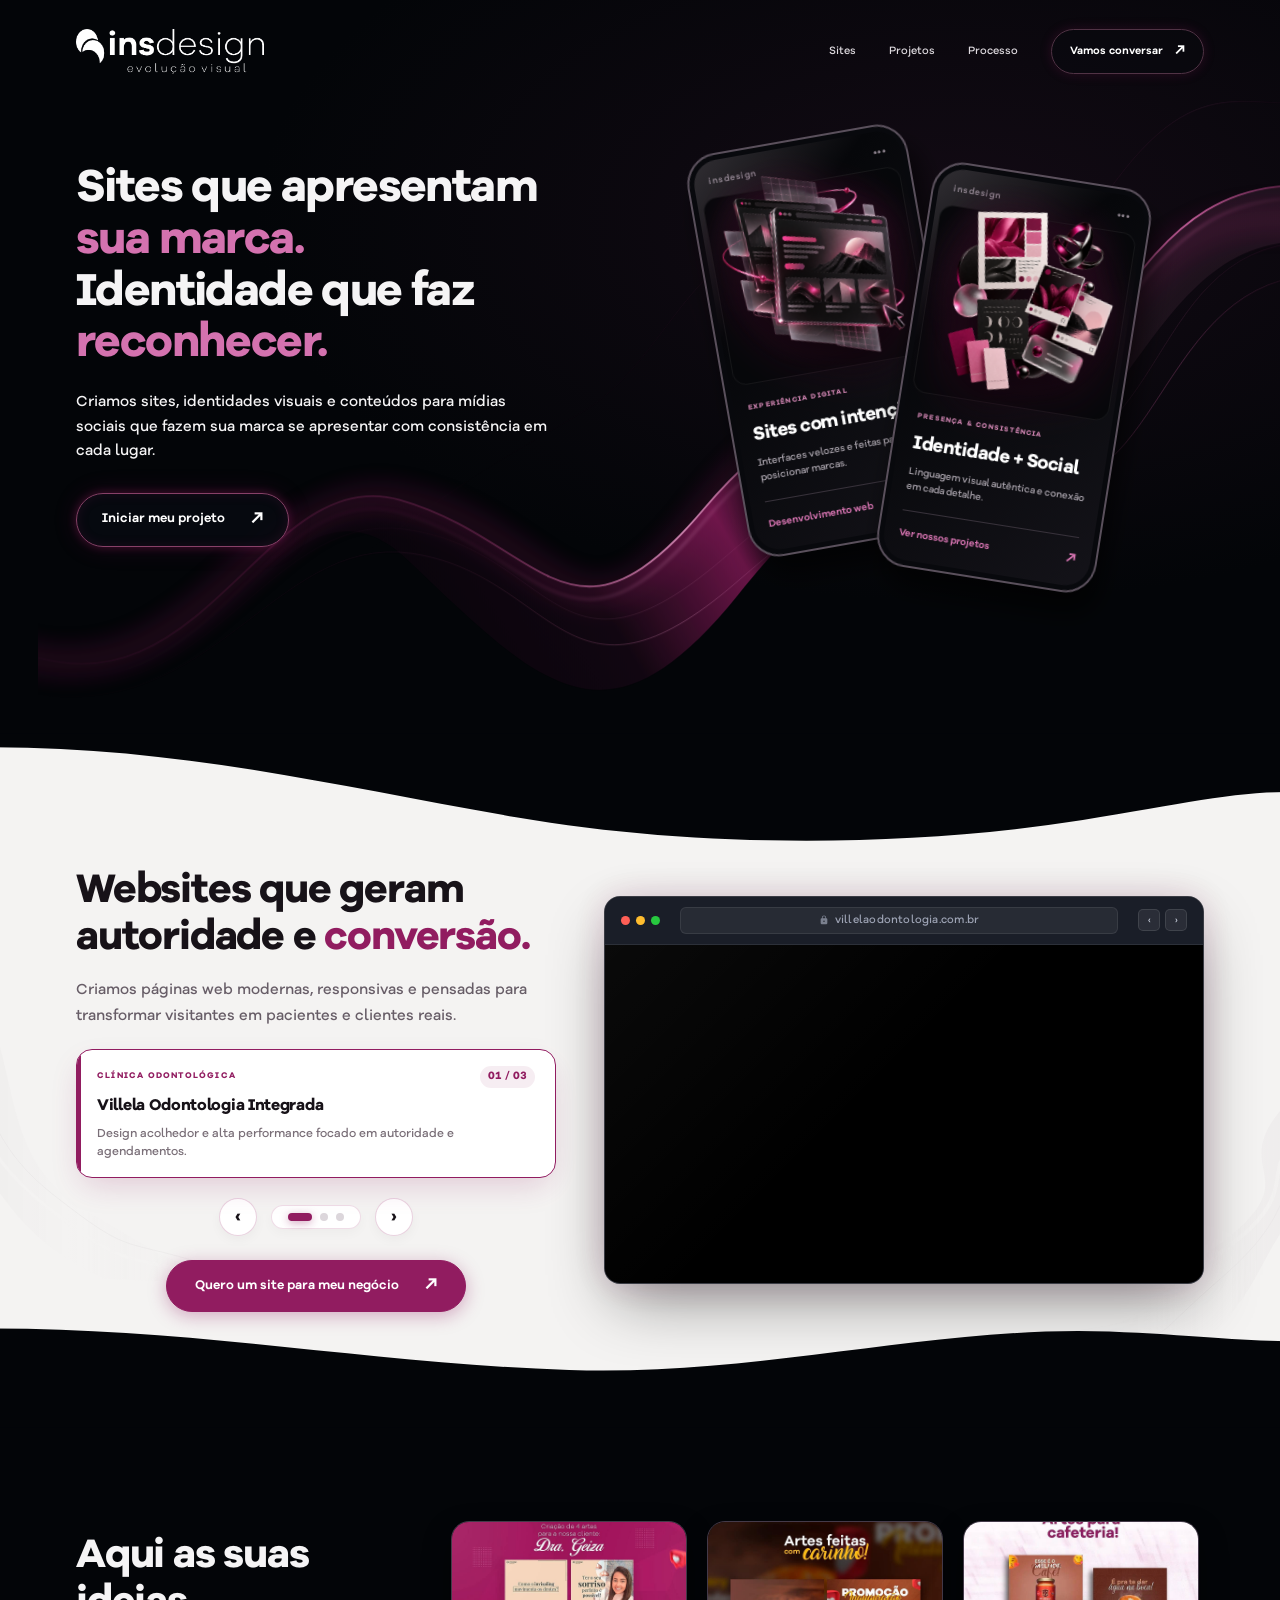
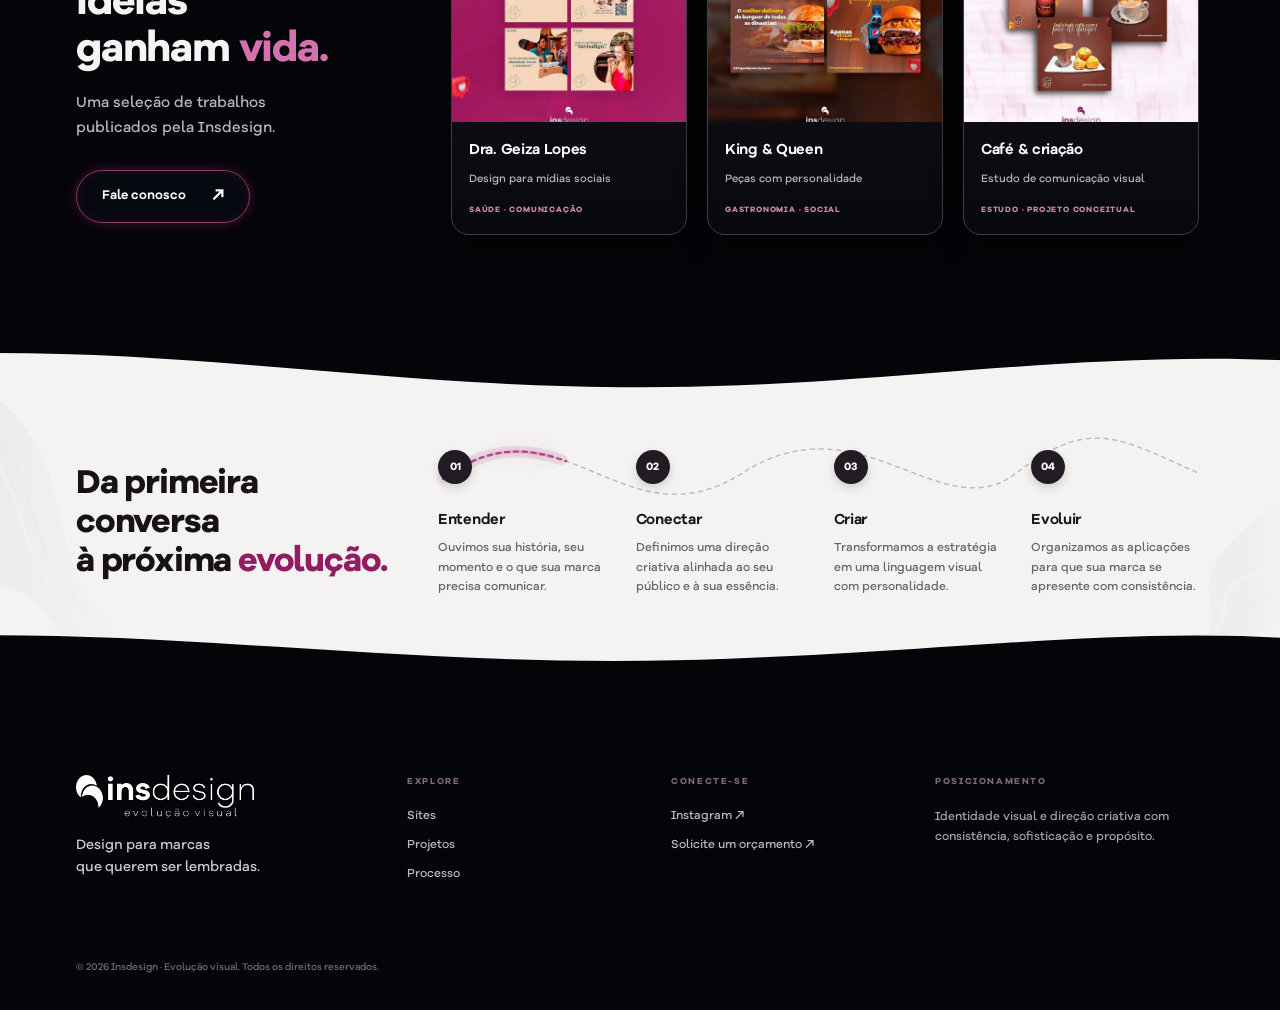
<file: index.html>
<!doctype html>
<html lang="pt-BR">
<head>
    <meta charset="utf-8">
    <meta name="viewport" content="width=device-width, initial-scale=1, viewport-fit=cover">
    <title>Insdesign — Evolução visual | Design e Identidade Visual</title>
    <meta name="description" content="Criamos sites, identidades visuais e conteúdos para mídias sociais que fazem sua marca se apresentar com consistência em cada lugar.">
    <meta name="theme-color" content="#030508">
    <link rel="icon" type="image/png" href="assets/images/logo.png">

    <!-- Tipografia Oficial da Marca: Galano Grotesque -->
    <link rel="preload" href="assets/fonts/galano-grotesque-bold.otf" as="font" type="font/otf" crossorigin>
    <link rel="preload" href="assets/fonts/galano-grotesque-medium.otf" as="font" type="font/otf" crossorigin>

    <link rel="stylesheet" href="assets/css/style.css?v=1790726848">
</head>
<body>
    <a href="#conteudo-principal" class="skip-link">Pular para o conteúdo principal</a>

<main id="conteudo-principal">

    <!-- ==========================================
         HERO SECTION
         ========================================== -->
    <section class="hero" id="inicio">
        <!-- Fundo luminoso vetorial contínuo -->
        <img class="ribbon hero-ribbon" src="assets/svg/ribbons.svg" alt="" aria-hidden="true">

        <!-- Cabeçalho Integrado à Hero -->
        <header class="container nav">
            <a href="#inicio" class="brand" aria-label="Insdesign — Página inicial">
                <img src="assets/images/logo.png" alt="Insdesign — Evolução visual" width="188" height="42">
            </a>

            <div class="nav-wrapper">
                <nav class="main-nav" id="mainNav">
                                            <a href="#sites">Sites</a>
                                            <a href="#projetos">Projetos</a>
                                            <a href="#processo">Processo</a>
                                        <a class="outline mobile-nav-cta" href="https://insdesign.com.br/contato" target="_blank" rel="noopener">
                        Vamos conversar <span aria-hidden="true">↗</span>
                    </a>
                </nav>

                <a class="outline header-cta" href="https://insdesign.com.br/contato" target="_blank" rel="noopener">
                    Vamos conversar <span aria-hidden="true">↗</span>
                </a>

                <button class="mobile-toggle" id="mobileMenuBtn" aria-label="Abrir menu de navegação" aria-expanded="false" aria-controls="mainNav">
                    <span class="bar bar-top"></span>
                    <span class="bar bar-mid"></span>
                    <span class="bar bar-bot"></span>
                </button>
            </div>
        </header>

        <div class="container hero-grid">
            <div class="hero-copy">

                <h1>Sites que apresentam<br><em>sua marca.</em><br>Identidade que faz <em>reconhecer.</em></h1>
                <p class="body-copy">Criamos sites, identidades visuais e conteúdos para mídias sociais que fazem sua marca se apresentar com consistência em cada lugar.</p>
                <div class="hero-cta-group">
                    <a class="button" href="https://insdesign.com.br/contato" target="_blank" rel="noopener">
                        Iniciar meu projeto <span aria-hidden="true">↗</span>
                    </a>
                </div>
            </div>

            <!-- Vitrine de Devices em Perspectiva 3D com Trabalhos Reais -->
            <div class="devices-wrap">
                <div class="devices" aria-label="Trabalhos selecionados da Insdesign">
                    <div class="devices-inner">
                        <!-- Celular da Esquerda: Sites (Serviço Principal) -->
                        <article class="device device-back">
                            <div class="device-top" aria-hidden="true">
                                <span>insdesign</span>
                                <span>•••</span>
                            </div>
                            <div class="device-screen">
                                <div class="screen-glow" aria-hidden="true"></div>
                                <img class="phone-3d-element sites-3d" src="assets/images/sites-3d.png" alt="Desenvolvimento de Sites e Landing Pages pela Insdesign" width="220" height="275" loading="eager">
                            </div>
                            <div class="device-caption">
                                <small>EXPERIÊNCIA DIGITAL</small>
                                <strong>Sites com intenção</strong>
                                <p>Interfaces velozes e feitas para posicionar marcas.</p>
                                <a href="#projetos" class="device-bottom">
                                    Desenvolvimento web <span aria-hidden="true">↗</span>
                                </a>
                            </div>
                        </article>

                        <!-- Celular da Direita: Identidade Visual & Mídias Sociais -->
                        <article class="device device-front">
                            <div class="device-top" aria-hidden="true">
                                <span>insdesign</span>
                                <span>•••</span>
                            </div>
                            <div class="device-screen">
                                <div class="screen-glow" aria-hidden="true"></div>
                                <img class="phone-3d-element identidade-3d" src="assets/images/identidade-social-3d.png" alt="Identidade visual e mídias sociais pela Insdesign" width="220" height="275" loading="eager">
                            </div>
                            <div class="device-caption">
                                <small>PRESENÇA & CONSISTÊNCIA</small>
                                <strong>Identidade + Social</strong>
                                <p>Linguagem visual autêntica e conexão em cada detalhe.</p>
                                <a href="#projetos" class="device-bottom">
                                    Ver nossos projetos <span aria-hidden="true">↗</span>
                                </a>
                            </div>
                        </article>
                    </div>
                </div>
            </div>
        </div>
    </section>

    <!-- ==========================================
         SITES DESENVOLVIDOS (SEÇÃO CLARA)
         ========================================== -->
    <section class="about sites-section light-section" id="sites">
        <span id="sobre" class="anchor-offset" aria-hidden="true"></span>
        <!-- Onda Superior: Transição Orgânica Hero Escuro -> Seção Clara -->
        <div class="wave-top" aria-hidden="true">
            <svg viewBox="-5 -20 1450 240" preserveAspectRatio="none">
                <path fill="#030508" d="M-10 -25 L-10 0 C200 0 380 70 580 125 C780 180 1020 180 1220 130 C1330 102 1390 80 1450 80 L1450 -25 Z"/>
            </svg>
        </div>
        <img class="silk silk-about" src="assets/svg/silk.svg" alt="" aria-hidden="true">

        <div class="container">
            <div class="sites-grid">
                <!-- Bloco 1: Título e Descrição -->
                <div class="sites-header">
                    <h2>Websites que geram<br>autoridade e <em>conversão.</em></h2>
                    <p class="sites-desc">Criamos páginas web modernas, responsivas e pensadas para transformar visitantes em pacientes e clientes reais.</p>
                </div>

                <!-- Bloco 2: Moldura PC Monitor -->
                <div class="pc-monitor-wrapper">
                    <div class="pc-monitor" id="pcMonitor">
                        <div class="pc-header">
                            <div class="pc-dots" aria-hidden="true">
                                <span class="pc-dot dot-red"></span>
                                <span class="pc-dot dot-yellow"></span>
                                <span class="pc-dot dot-green"></span>
                            </div>
                            <div class="pc-url-bar" id="pcUrlBar">
                                <svg viewBox="0 0 24 24" fill="currentColor" aria-hidden="true"><path d="M18 8h-1V6c0-2.76-2.24-5-5-5S7 3.24 7 6v2H6c-1.1 0-2 .9-2 2v10c0 1.1.9 2 2 2h12c1.1 0 2-.9 2-2V10c0-1.1-.9-2-2-2zm-6 9c-1.1 0-2-.9-2-2s.9-2 2-2 2 .9 2 2-.9 2-2 2zm3.1-9H8.9V6c0-1.71 1.39-3.1 3.1-3.1 1.71 0 3.1 1.39 3.1 3.1v2z"/></svg>
                                <span id="pcUrlText">villelaodontologia.com.br</span>
                            </div>
                            <div class="pc-nav-arrows">
                                <button class="pc-arrow-btn" id="prevSiteBtn" aria-label="Site anterior" type="button">‹</button>
                                <button class="pc-arrow-btn" id="nextSiteBtn" aria-label="Próximo site" type="button">›</button>
                            </div>
                        </div>
                        <div class="pc-screen-viewport">
                            <video class="cropped-site-video active" id="site-vid-0" src="assets/Site 1.webm" autoplay muted loop playsinline preload="auto" aria-label="Demonstração do site Villela Odontologia Integrada"></video>
                            <video class="cropped-site-video" id="site-vid-1" src="assets/Site 2.webm" autoplay muted loop playsinline preload="auto" aria-label="Demonstração do site Dra. Geiza Lopes"></video>
                            <video class="cropped-site-video" id="site-vid-2" src="assets/Site 3.webm" autoplay muted loop playsinline preload="auto" aria-label="Demonstração do site Odonto Excellence"></video>
                            <div class="screen-glare" aria-hidden="true"></div>
                        </div>
                    </div>
                </div>

                <!-- Bloco 3: Card do Projeto Ativo (1 por vez) + Controles de Navegação -->
                <div class="site-card-showcase" id="siteCardShowcase">
                    <div class="site-cards-stack">
                        <article class="site-tab-card active" data-index="0" id="site-card-0" role="tabpanel" aria-labelledby="site-dot-0">
                            <div class="site-tab-header">
                                <span class="site-tab-tag">CLÍNICA ODONTOLÓGICA</span>
                                <span class="site-tab-num">01 / 03</span>
                            </div>
                            <strong class="site-tab-title">Villela Odontologia Integrada</strong>
                            <p class="site-tab-summary">Design acolhedor e alta performance focado em autoridade e agendamentos.</p>
                            <div class="site-tab-progress" aria-hidden="true"></div>
                        </article>

                        <article class="site-tab-card" data-index="1" id="site-card-1" role="tabpanel" aria-labelledby="site-dot-1">
                            <div class="site-tab-header">
                                <span class="site-tab-tag">CIRURGIÃ-DENTISTA</span>
                                <span class="site-tab-num">02 / 03</span>
                            </div>
                            <strong class="site-tab-title">Dra. Geiza Lopes</strong>
                            <p class="site-tab-summary">Presença digital sofisticada e humanizada para valorização do atendimento.</p>
                            <div class="site-tab-progress" aria-hidden="true"></div>
                        </article>

                        <article class="site-tab-card" data-index="2" id="site-card-2" role="tabpanel" aria-labelledby="site-dot-2">
                            <div class="site-tab-header">
                                <span class="site-tab-tag">REDE DE CLÍNICAS</span>
                                <span class="site-tab-num">03 / 03</span>
                            </div>
                            <strong class="site-tab-title">Odonto Excellence</strong>
                            <p class="site-tab-summary">Experiência visual moderna para apresentação de tratamentos e corpo clínico.</p>
                            <div class="site-tab-progress" aria-hidden="true"></div>
                        </article>
                    </div>

                    <!-- Controles de Navegação Entre os Projetos -->
                    <div class="site-nav-controls">
                        <button class="site-control-btn" id="sitePrevBtn" aria-label="Projeto anterior" type="button">
                            <span aria-hidden="true">‹</span>
                        </button>

                        <div class="site-dots-nav" id="siteDotsNav" role="tablist" aria-label="Navegação entre projetos">
                            <button class="site-dot active" data-index="0" id="site-dot-0" role="tab" aria-selected="true" aria-label="Ver projeto 1: Villela Odontologia Integrada" type="button"></button>
                            <button class="site-dot" data-index="1" id="site-dot-1" role="tab" aria-selected="false" aria-label="Ver projeto 2: Dra. Geiza Lopes" type="button"></button>
                            <button class="site-dot" data-index="2" id="site-dot-2" role="tab" aria-selected="false" aria-label="Ver projeto 3: Odonto Excellence" type="button"></button>
                        </div>

                        <button class="site-control-btn" id="siteNextBtn" aria-label="Próximo projeto" type="button">
                            <span aria-hidden="true">›</span>
                        </button>
                    </div>
                </div>

                <!-- Bloco 4: Botão de Ação -->
                <div class="sites-action">
                    <a class="button solid sites-cta" href="https://insdesign.com.br/contato" target="_blank" rel="noopener">
                        Quero um site para meu negócio <span aria-hidden="true">↗</span>
                    </a>
                </div>
            </div>
        </div>

        <!-- Onda Inferior: Transição Orgânica Seção Clara -> Expertise Escuro -->
        <div class="wave-bottom" aria-hidden="true">
            <svg viewBox="-5 30 1450 160" preserveAspectRatio="none">
                <path fill="#030508" d="M-10 40 C220 40 420 95 640 105 C860 115 1050 35 1250 45 C1340 50 1400 60 1450 60 L1450 195 L-10 195 Z"/>
            </svg>
        </div>
    </section>



    <!-- ==========================================
         PROJETOS SELECIONADOS
         ========================================== -->
    <section class="projects" id="projetos">
        <div class="container projects-grid">
            <div class="projects-header">
                <h2>Aqui as suas ideias<br>ganham <em>vida.</em></h2>
                <p class="body-copy">Uma seleção de trabalhos<br>publicados pela Insdesign.</p>
                <a class="button projects-desktop-btn" href="https://insdesign.com.br/contato" target="_blank" rel="noopener">
                    Fale conosco <span aria-hidden="true">↗</span>
                </a>
            </div>

            <div class="project-row">
                                    <a class="project" href="https://www.instagram.com/insdesignn/p/CN8CbtIlWQ5/" target="_blank" rel="noopener">
                        <div class="project-img-wrapper">
                            <img src="assets/images/geiza.jpg" alt="Design para mídias sociais — Dra. Geiza Lopes" width="236" height="200" loading="lazy">
                        </div>
                        <div class="project-info">
                            <h3>Dra. Geiza Lopes</h3>
                            <p>Design para mídias sociais</p>
                            <small>SAÚDE · COMUNICAÇÃO</small>
                        </div>
                    </a>
                                    <a class="project" href="https://www.instagram.com/insdesignn/p/CQeC80mNU4B/" target="_blank" rel="noopener">
                        <div class="project-img-wrapper">
                            <img src="assets/images/kingqueen.jpg" alt="Peças de mídias sociais — King &amp; Queen Burger" width="236" height="200" loading="lazy">
                        </div>
                        <div class="project-info">
                            <h3>King &amp; Queen</h3>
                            <p>Peças com personalidade</p>
                            <small>GASTRONOMIA · SOCIAL</small>
                        </div>
                    </a>
                                    <a class="project" href="https://www.instagram.com/insdesignn/p/CTU5rPJnmVc/" target="_blank" rel="noopener">
                        <div class="project-img-wrapper">
                            <img src="assets/images/cafeteria.jpg" alt="Estudo de comunicação visual para cafeteria" width="236" height="200" loading="lazy">
                        </div>
                        <div class="project-info">
                            <h3>Café &amp; criação</h3>
                            <p>Estudo de comunicação visual</p>
                            <small>ESTUDO · PROJETO CONCEITUAL</small>
                        </div>
                    </a>
                            </div>

            <div class="projects-mobile-action">
                <a class="button" href="https://insdesign.com.br/contato" target="_blank" rel="noopener">
                    Fale conosco <span aria-hidden="true">↗</span>
                </a>
            </div>
        </div>
    </section>

    <section class="process light-section" id="processo">
        <!-- Onda Superior: Transição Projetos Escuro -> Processo Claro -->
        <div class="wave-top" aria-hidden="true">
            <svg viewBox="-5 -20 1450 170" preserveAspectRatio="none">
                <path fill="#030508" d="M-10 -25 L-10 25 C250 25 450 95 720 95 C990 95 1200 20 1450 40 L1450 -25 Z"/>
            </svg>
        </div>
        <img class="silk" src="assets/svg/silk.svg" alt="" aria-hidden="true">

        <div class="container process-grid">
            <div class="process-header">
                <h2>Da primeira conversa<br>à próxima <em>evolução.</em></h2>
            </div>

            <div class="steps">
                <!-- Track Horizontal (Desktop / Tablet) -->
                <div class="steps-desktop-track" aria-hidden="true">
                    <svg viewBox="0 0 780 90" preserveAspectRatio="none">
                        <defs>
                            <linearGradient id="desktopBeamGradient" x1="0%" y1="0%" x2="100%" y2="0%">
                                <stop offset="0%" stop-color="#911C60" stop-opacity="0"/>
                                <stop offset="50%" stop-color="#911C60" stop-opacity="0.8"/>
                                <stop offset="85%" stop-color="#b94387" stop-opacity="1"/>
                                <stop offset="100%" stop-color="#d472af" stop-opacity="1"/>
                            </linearGradient>
                            <mask id="desktopPulseMask">
                                <path class="mask-runner" d="M5 55C125 -50 190 139 310 48S513 117 589 48S695 7 776 49"/>
                            </mask>
                        </defs>
                        <!-- Linha Base Cinza Pontilhada -->
                        <path class="step-path-base" d="M5 55C125 -50 190 139 310 48S513 117 589 48S695 7 776 49"/>
                        <!-- Feixe Suave de Fundo -->
                        <path class="step-path-glow-beam" d="M5 55C125 -50 190 139 310 48S513 117 589 48S695 7 776 49"/>
                        <!-- Pontilhados Roxos que acendem -->
                        <path class="step-path-glow-dots" d="M5 55C125 -50 190 139 310 48S513 117 589 48S695 7 776 49"/>
                    </svg>
                </div>

                <!-- Track Vertical (Mobile <= 768px) -->
                <div class="steps-mobile-track" aria-hidden="true">
                    <svg viewBox="0 0 40 360" preserveAspectRatio="none">
                        <defs>
                            <linearGradient id="mobileBeamGradient" x1="0" y1="0" x2="0" y2="360" gradientUnits="userSpaceOnUse">
                                <stop offset="0%" stop-color="#911C60" stop-opacity="0"/>
                                <stop offset="50%" stop-color="#911C60" stop-opacity="0.8"/>
                                <stop offset="85%" stop-color="#b94387" stop-opacity="1"/>
                                <stop offset="100%" stop-color="#d472af" stop-opacity="1"/>
                            </linearGradient>
                            <mask id="mobilePulseMask">
                                <path class="mask-runner-v" d="M20 0 L20 360"/>
                            </mask>
                        </defs>
                        <!-- Linha Base Cinza Pontilhada -->
                        <path class="step-path-base-v" d="M20 0 L20 360"/>
                        <!-- Feixe Suave de Fundo -->
                        <path class="step-path-glow-beam-v" d="M20 0 L20 360"/>
                        <!-- Pontilhados Roxos que acendem no Mobile -->
                        <path class="step-path-glow-dots-v" d="M20 0 L20 360"/>
                    </svg>
                </div>

                <article class="step-card" data-step="1">
                    <span class="step-number">01</span>
                    <div class="step-content">
                        <h3>Entender</h3>
                        <p>Ouvimos sua história, seu momento e o que sua marca precisa comunicar.</p>
                    </div>
                </article>

                <article class="step-card" data-step="2">
                    <span class="step-number">02</span>
                    <div class="step-content">
                        <h3>Conectar</h3>
                        <p>Definimos uma direção criativa alinhada ao seu público e à sua essência.</p>
                    </div>
                </article>

                <article class="step-card" data-step="3">
                    <span class="step-number">03</span>
                    <div class="step-content">
                        <h3>Criar</h3>
                        <p>Transformamos a estratégia em uma linguagem visual com personalidade.</p>
                    </div>
                </article>

                <article class="step-card" data-step="4">
                    <span class="step-number">04</span>
                    <div class="step-content">
                        <h3>Evoluir</h3>
                        <p>Organizamos as aplicações para que sua marca se apresente com consistência.</p>
                    </div>
                </article>
            </div>
        </div>

        <!-- Onda Inferior: Transição Processo Claro -> Rodapé Escuro -->
        <div class="wave-bottom" aria-hidden="true">
            <svg viewBox="-5 30 1450 150" preserveAspectRatio="none">
                <path fill="#030508" d="M-10 45 C240 45 480 100 760 90 C1040 80 1240 30 1450 50 L1450 200 L-10 200 Z"/>
            </svg>
        </div>
    </section>

</main>

    <footer class="site-footer">
        <div class="container footer-grid">
            <div class="footer-col brand-col">
                <a class="brand" href="#inicio" aria-label="Insdesign — Voltar ao topo">
                    <img src="assets/images/logo.png" alt="Insdesign — Evolução visual" width="178" height="40" loading="lazy">
                </a>
                <p class="footer-tagline">Design para marcas<br>que querem ser lembradas.</p>
            </div>

            <div class="footer-col">
                <small class="col-title">EXPLORE</small>
                <ul class="footer-links">
                    <li><a href="#sites">Sites</a></li>
                    <li><a href="#projetos">Projetos</a></li>
                    <li><a href="#processo">Processo</a></li>
                </ul>
            </div>

            <div class="footer-col">
                <small class="col-title">CONECTE-SE</small>
                <ul class="footer-links">
                    <li><a href="https://www.instagram.com/insdesignn/" target="_blank" rel="noopener">Instagram <span aria-hidden="true">↗</span></a></li>
                    <li><a href="https://insdesign.com.br/contato" target="_blank" rel="noopener">Solicite um orçamento <span aria-hidden="true">↗</span></a></li>
                </ul>
            </div>

            <div class="footer-col info-col">
                <small class="col-title">POSICIONAMENTO</small>
                <p class="footer-statement">Identidade visual e direção criativa com consistência, sofisticação e propósito.</p>
            </div>

            <div class="copyright">
                <span>&copy; 2026 Insdesign · Evolução visual. Todos os direitos reservados.</span>
            </div>
        </div>
    </footer>

    <!-- Scripts de interação necessários -->
    <script src="assets/js/main.js?v=1790694460" defer></script>
</body>
</html>
</file>
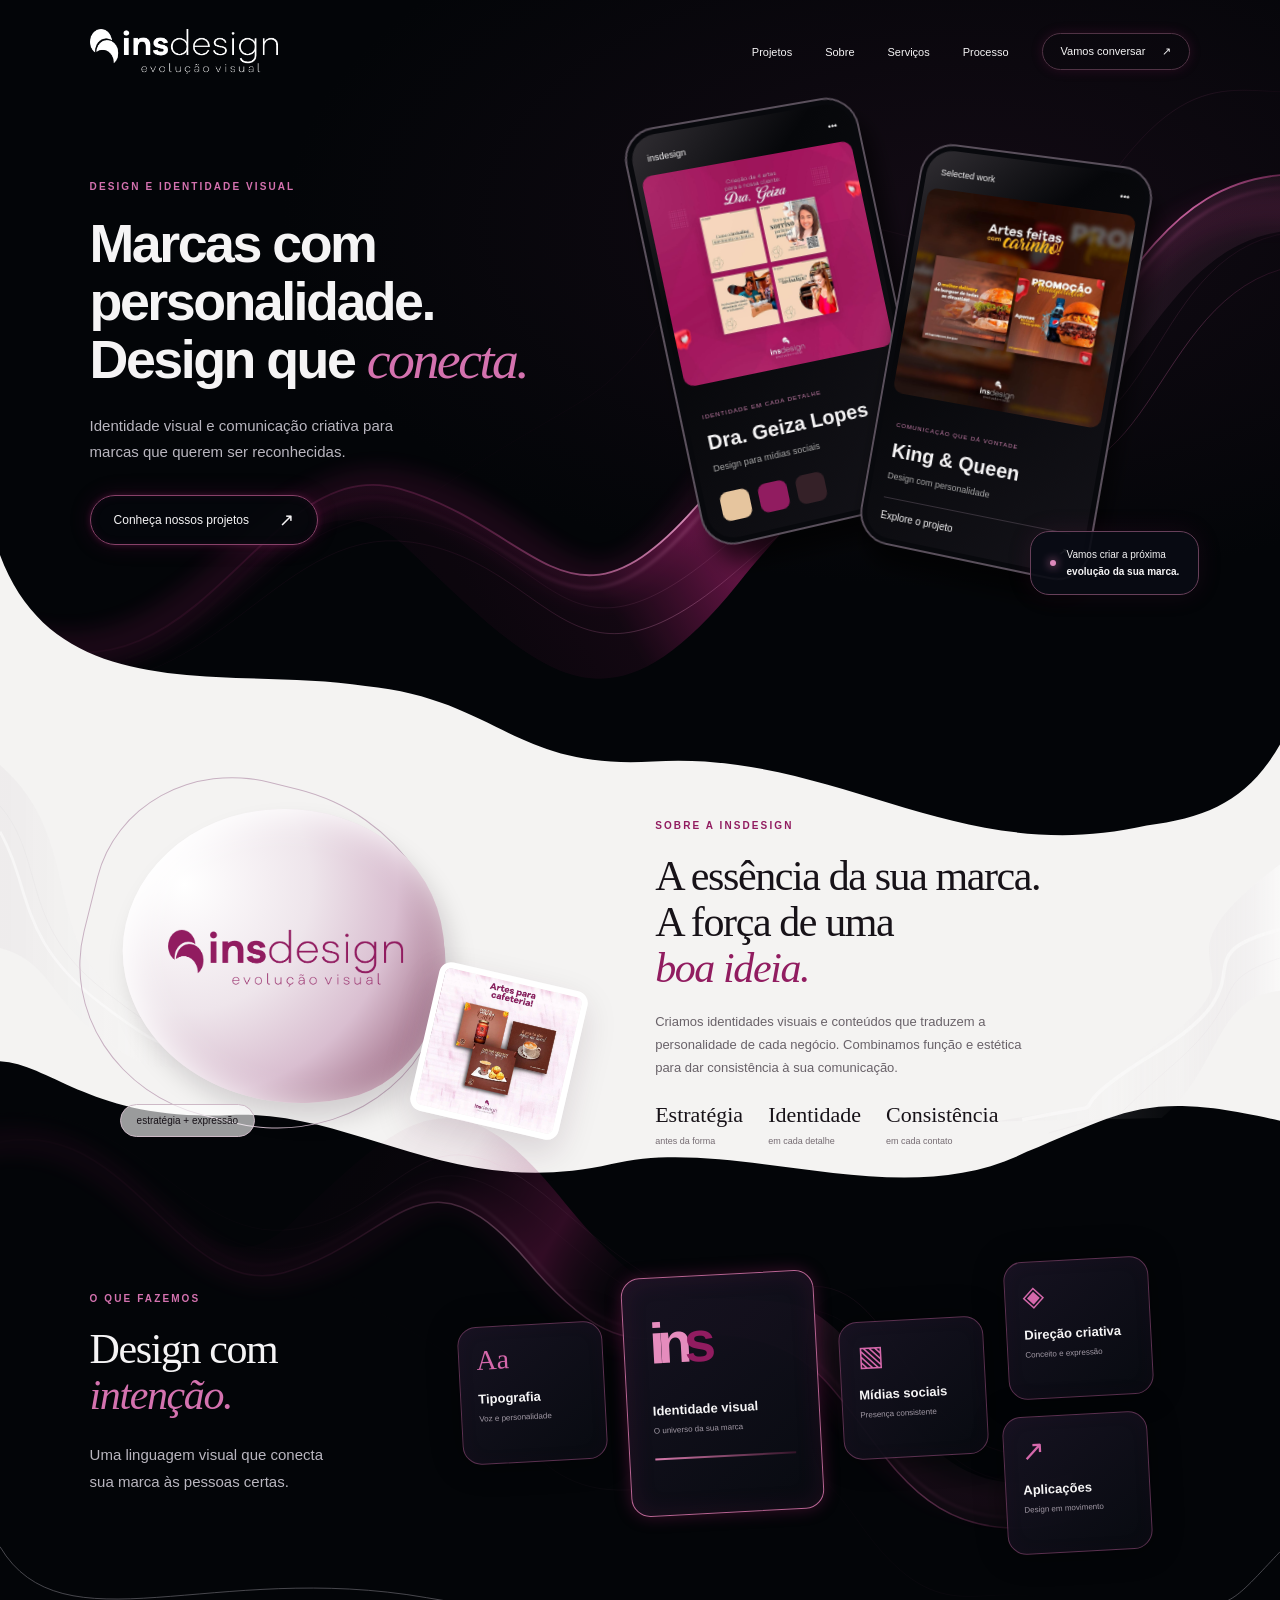
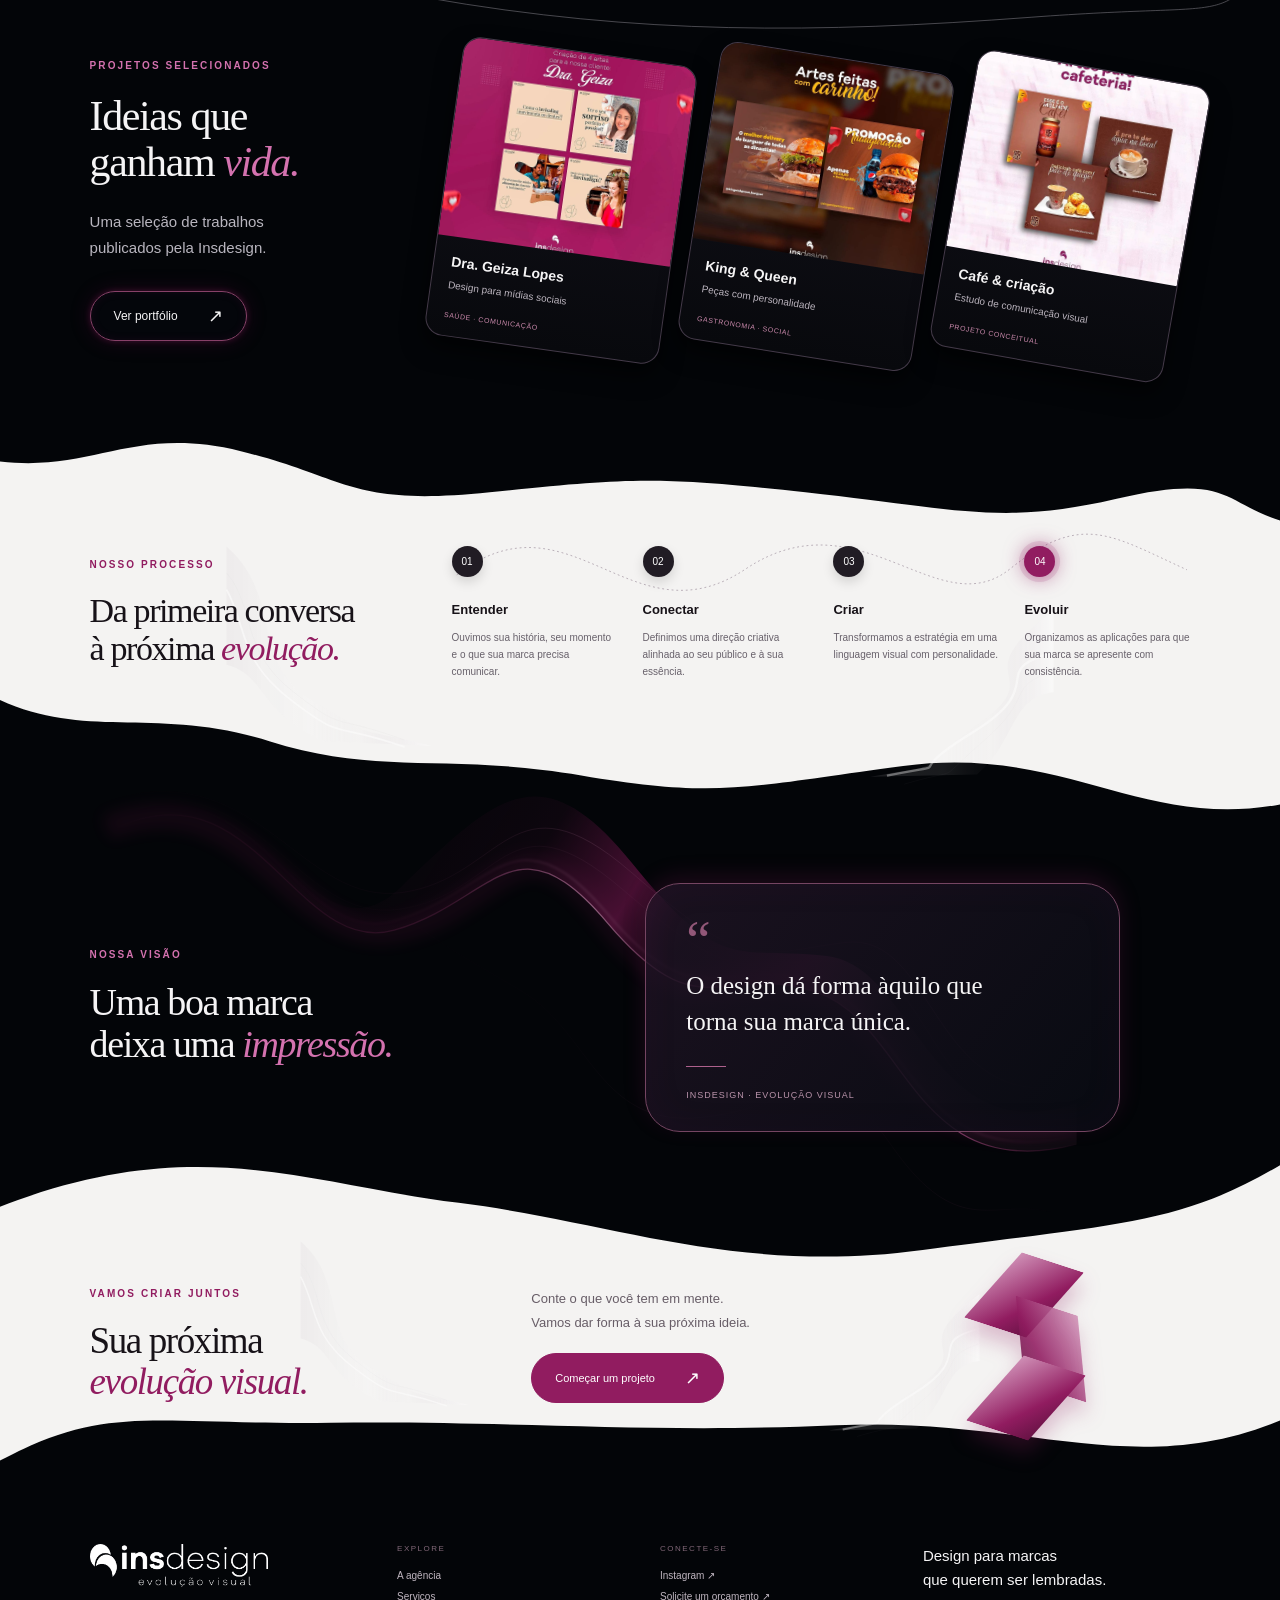
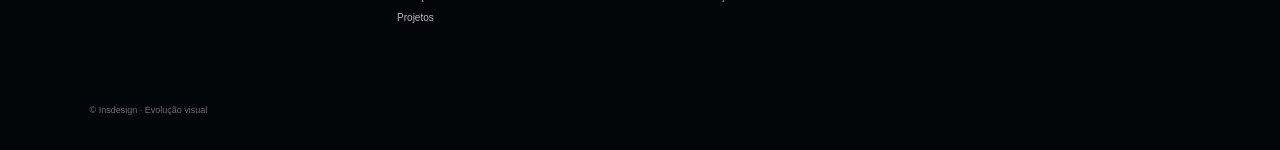
<file: index.reference.html>
<!doctype html>
<html lang="pt-BR">
<head><meta charset="utf-8"><meta name="viewport" content="width=device-width,initial-scale=1"><title>Insdesign — evolução visual</title><link rel="stylesheet" href="style.css"></head>
<body>
<main>
<section class="hero" id="inicio">
 <img class="ribbon hero-ribbon" src="assets/ribbons.svg" alt="">
 <header class="container nav"><a href="#inicio" class="brand"><img src="assets/logo.png" alt="Insdesign — evolução visual"></a><nav><a href="#projetos">Projetos</a><a href="#sobre">Sobre</a><a href="#servicos">Serviços</a><a href="#processo">Processo</a><a class="outline" href="https://insdesign.com.br/contato">Vamos conversar <span>↗</span></a></nav></header>
 <div class="container hero-grid"><div class="hero-copy"><p class="eyebrow">DESIGN E IDENTIDADE VISUAL</p><h1>Marcas com<br>personalidade.<br>Design que <em>conecta.</em></h1><p class="body-copy">Identidade visual e comunicação criativa para<br class="desktop"> marcas que querem ser reconhecidas.</p><a class="button" href="#projetos">Conheça nossos projetos <span>↗</span></a></div>
 <div class="devices" aria-label="Trabalhos publicados pela Insdesign"><div class="device device-back"><div class="device-top"><span>insdesign</span><span>•••</span></div><img src="assets/geiza.jpg" alt="Design para mídias sociais da Dra. Geiza Lopes"><div class="device-caption"><small>IDENTIDADE EM CADA DETALHE</small><strong>Dra. Geiza Lopes</strong><p>Design para mídias sociais</p><div class="swatches"><i></i><i></i><i></i></div></div></div><div class="device device-front"><div class="device-top"><span>Selected work</span><span>•••</span></div><img src="assets/kingqueen.jpg" alt="Peças de mídias sociais King & Queen Burger"><div class="device-caption"><small>COMUNICAÇÃO QUE DÁ VONTADE</small><strong>King & Queen</strong><p>Design com personalidade</p><div class="device-bottom">Explore o projeto <span>↗</span></div></div></div><div class="floating-note"><i></i><span>Vamos criar a próxima<br><b>evolução da sua marca.</b></span></div></div></div>
</section>
<section class="about light-section" id="sobre">
 <svg class="section-shape" viewBox="0 0 1440 700" preserveAspectRatio="none" aria-hidden="true"><path d="M0 0 C65 165 262 117 411 139 C560 153 577 228 735 219 C942 207 1076 333 1290 287 C1360 278 1404 260 1440 201 L1440 600 C1290 567 1266 590 1155 633 C1010 702 827 614 688 646 C507 685 400 588 259 594 C105 601 58 540 0 537Z"/></svg>
 <img class="silk silk-about" src="assets/silk.svg" alt="">
 <div class="container about-grid"><div class="brand-composition"><div class="brand-orbit"></div><div class="brand-disc"><img src="assets/logo.png" alt="Insdesign"></div><img class="small-work" src="assets/cafeteria.jpg" alt="Estudo de peças para cafeteria"><span class="tiny-tag">estratégia + expressão</span></div><div class="about-copy"><p class="eyebrow">SOBRE A INSDESIGN</p><h2>A essência da sua marca.<br>A força de uma<br><em>boa ideia.</em></h2><p>Criamos identidades visuais e conteúdos que traduzem a personalidade de cada negócio. Combinamos função e estética para dar consistência à sua comunicação.</p><div class="principles"><span>Estratégia<small>antes da forma</small></span><span>Identidade<small>em cada detalhe</small></span><span>Consistência<small>em cada contato</small></span></div></div></div>
</section>
<section class="expertise" id="servicos"><img class="ribbon service-ribbon" src="assets/ribbons.svg" alt=""><div class="container expertise-grid"><div><p class="eyebrow">O QUE FAZEMOS</p><h2>Design com<br><em>intenção.</em></h2><p class="body-copy">Uma linguagem visual que conecta<br>sua marca às pessoas certas.</p></div><div class="skill-cloud"><article class="skill small one"><span class="skill-icon">Aa</span><h3>Tipografia</h3><p>Voz e personalidade</p></article><article class="skill featured"><span class="brand-symbol">in<span>s</span></span><h3>Identidade visual</h3><p>O universo da sua marca</p><div class="skill-line"></div></article><article class="skill small two"><span class="skill-icon">▧</span><h3>Mídias sociais</h3><p>Presença consistente</p></article><article class="skill small three"><span class="skill-icon">◈</span><h3>Direção criativa</h3><p>Conceito e expressão</p></article><article class="skill small four"><span class="skill-icon">↗</span><h3>Aplicações</h3><p>Design em movimento</p></article></div></div></section>
<section class="projects" id="projetos"><svg class="hairline" viewBox="0 0 1440 100" preserveAspectRatio="none"><path d="M0 2C70 125 240 18 480 62S918 104 1160 85S1360 96 1440 8"/></svg><div class="container projects-grid"><div><p class="eyebrow">PROJETOS SELECIONADOS</p><h2>Ideias que<br>ganham <em>vida.</em></h2><p class="body-copy">Uma seleção de trabalhos<br>publicados pela Insdesign.</p><a class="button" href="https://www.instagram.com/insdesignn/" target="_blank" rel="noopener">Ver portfólio <span>↗</span></a></div><div class="project-row"><a class="project" href="https://www.instagram.com/insdesignn/p/CN8CbtIlWQ5/"><img src="assets/geiza.jpg" alt="Trabalho para Dra. Geiza Lopes"><div><h3>Dra. Geiza Lopes</h3><p>Design para mídias sociais</p><small>SAÚDE · COMUNICAÇÃO</small></div></a><a class="project" href="https://www.instagram.com/insdesignn/p/CQeC80mNU4B/"><img src="assets/kingqueen.jpg" alt="Trabalho King & Queen Burger"><div><h3>King & Queen</h3><p>Peças com personalidade</p><small>GASTRONOMIA · SOCIAL</small></div></a><a class="project" href="https://www.instagram.com/insdesignn/p/CTU5rPJnmVc/"><img src="assets/cafeteria.jpg" alt="Estudo para cafeteria"><div><h3>Café & criação</h3><p>Estudo de comunicação visual</p><small>PROJETO CONCEITUAL</small></div></a></div></div></section>
<section class="process light-section" id="processo"><svg class="section-shape" viewBox="0 0 1440 470" preserveAspectRatio="none" aria-hidden="true"><path d="M0 45C105 58 150 2 271 33S393 98 551 81S738 62 906 81S1127 120 1255 89S1375 93 1440 114L1440 446C1284 476 1196 376 1016 401S808 439 654 412S430 413 303 372S99 371 0 324Z"/></svg><img class="silk" src="assets/silk.svg" alt=""><div class="container process-grid"><div><p class="eyebrow">NOSSO PROCESSO</p><h2>Da primeira conversa<br>à próxima <em>evolução.</em></h2></div><div class="steps"><svg viewBox="0 0 780 90" preserveAspectRatio="none"><path d="M5 55C125 -50 190 139 310 48S513 117 589 48S695 7 776 49"/></svg><article><span>01</span><h3>Entender</h3><p>Ouvimos sua história, seu momento e o que sua marca precisa comunicar.</p></article><article><span>02</span><h3>Conectar</h3><p>Definimos uma direção criativa alinhada ao seu público e à sua essência.</p></article><article><span>03</span><h3>Criar</h3><p>Transformamos a estratégia em uma linguagem visual com personalidade.</p></article><article><span>04</span><h3>Evoluir</h3><p>Organizamos as aplicações para que sua marca se apresente com consistência.</p></article></div></div></section>
<section class="manifesto"><img class="ribbon manifesto-ribbon" src="assets/ribbons.svg" alt=""><div class="container manifesto-grid"><div><p class="eyebrow">NOSSA VISÃO</p><h2>Uma boa marca<br>deixa uma <em>impressão.</em></h2></div><div class="statement"><span class="quote-mark">“</span><p>O design dá forma àquilo que<br>torna sua marca única.</p><span class="statement-rule"></span><small>INSDESIGN · EVOLUÇÃO VISUAL</small></div></div></section>
<section class="contact light-section" id="contato"><svg class="section-shape" viewBox="0 0 1440 420" preserveAspectRatio="none" aria-hidden="true"><path d="M0 85C219 -12 344 56 516 80S829 172 1038 140S1327 109 1440 32L1440 357C1274 434 1152 352 941 363S577 357 372 360S123 335 0 408Z"/></svg><img class="silk" src="assets/silk.svg" alt=""><div class="container contact-grid"><div><p class="eyebrow">VAMOS CRIAR JUNTOS</p><h2>Sua próxima<br><em>evolução visual.</em></h2></div><div><p>Conte o que você tem em mente.<br>Vamos dar forma à sua próxima ideia.</p><a class="button solid" href="https://insdesign.com.br/contato">Começar um projeto <span>↗</span></a></div><div class="abstract-mark" aria-hidden="true"><i></i><i></i><i></i></div></div></section>
<footer class="container footer"><a class="brand" href="#inicio"><img src="assets/logo.png" alt="Insdesign — evolução visual"></a><div><small>EXPLORE</small><a href="#sobre">A agência</a><a href="#servicos">Serviços</a><a href="#projetos">Projetos</a></div><div><small>CONECTE-SE</small><a href="https://www.instagram.com/insdesignn/">Instagram ↗</a><a href="https://insdesign.com.br/contato">Solicite um orçamento ↗</a></div><p>Design para marcas<br>que querem ser lembradas.</p><div class="copyright">© Insdesign · Evolução visual</div></footer>
</main></body></html>
</file>
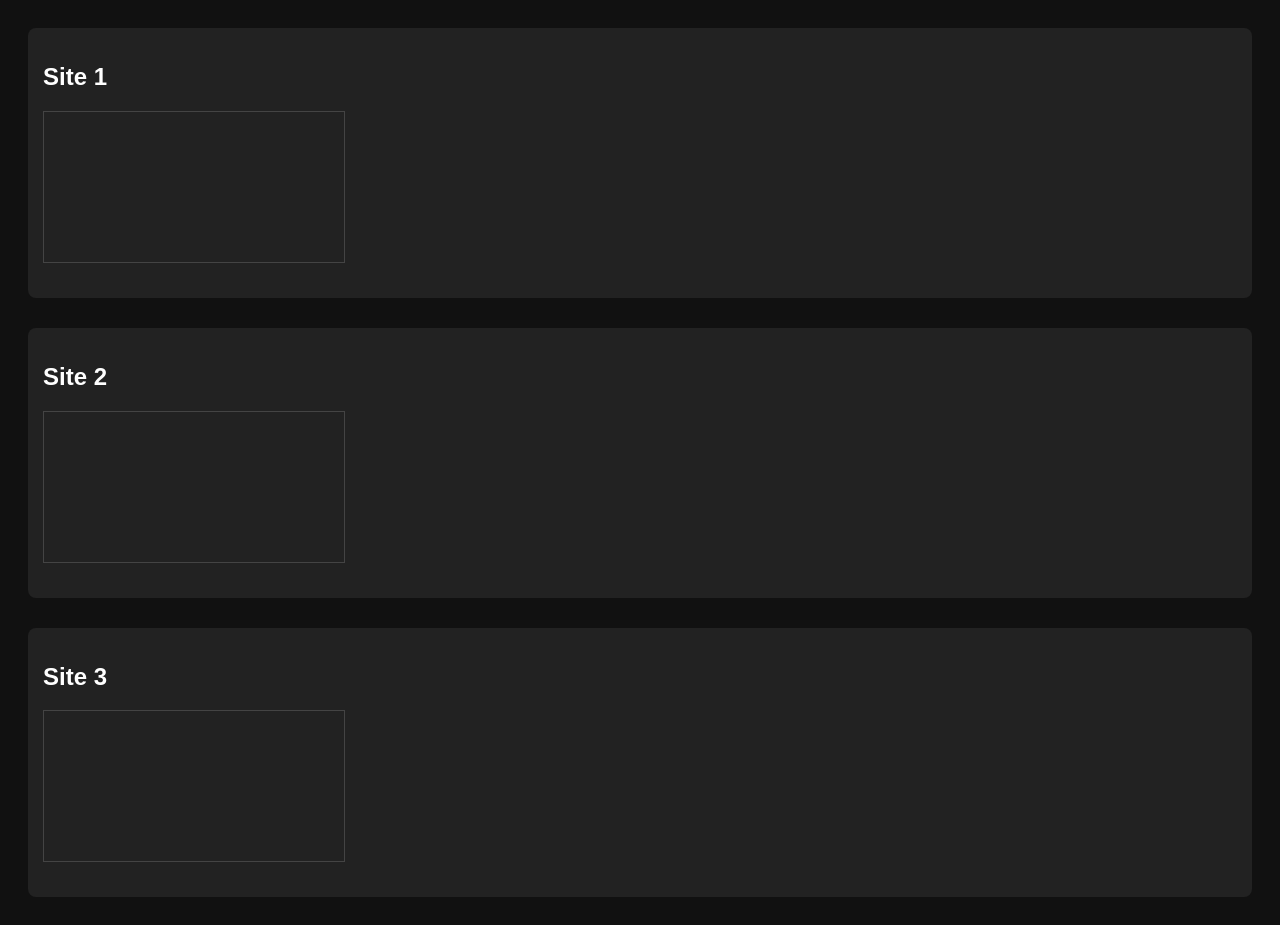
<file: inspect_videos.html>
<!DOCTYPE html>
<html>
<head>
    <style>
        body { background: #111; color: #fff; font-family: sans-serif; padding: 20px; }
        .grid { display: flex; flex-direction: column; gap: 30px; }
        .card { background: #222; padding: 15px; border-radius: 8px; }
        video { max-width: 100%; height: auto; border: 1px solid #444; }
    </style>
</head>
<body>
    <div class="grid">
        <div class="card">
            <h2>Site 1</h2>
            <video id="v1" src="assets/Site 1.webm" muted autoplay playsinline></video>
            <p id="info1"></p>
        </div>
        <div class="card">
            <h2>Site 2</h2>
            <video id="v2" src="assets/Site 2.webm" muted autoplay playsinline></video>
            <p id="info2"></p>
        </div>
        <div class="card">
            <h2>Site 3</h2>
            <video id="v3" src="assets/Site 3.webm" muted autoplay playsinline></video>
            <p id="info3"></p>
        </div>
    </div>
    <script>
        ['v1', 'v2', 'v3'].forEach((id, i) => {
            const v = document.getElementById(id);
            v.onloadedmetadata = () => {
                document.getElementById('info' + (i+1)).innerText = `Res: ${v.videoWidth}x${v.videoHeight}, Dur: ${v.duration}s`;
            };
        });
    </script>
</body>
</html>
</file>
<file: assets/css/style.css>
/* ==========================================================================
   INSDESIGN — Estilos Oficiais e Sistema de Design
   Tipografia Oficial da Marca: Galano Grotesque
   ========================================================================== */

@font-face {
    font-family: 'Galano Grotesque';
    src: url('../fonts/galano-grotesque-thin.otf') format('opentype');
    font-weight: 100;
    font-style: normal;
    font-display: swap;
}

@font-face {
    font-family: 'Galano Grotesque';
    src: url('../fonts/galano-grotesque-extralight.otf') format('opentype');
    font-weight: 200;
    font-style: normal;
    font-display: swap;
}

@font-face {
    font-family: 'Galano Grotesque';
    src: url('../fonts/galano-grotesque-light.otf') format('opentype');
    font-weight: 300;
    font-style: normal;
    font-display: swap;
}

@font-face {
    font-family: 'Galano Grotesque';
    src: url('../fonts/galano-grotesque-medium.otf') format('opentype');
    font-weight: 400;
    font-style: normal;
    font-display: swap;
}

@font-face {
    font-family: 'Galano Grotesque';
    src: url('../fonts/galano-grotesque-medium.otf') format('opentype');
    font-weight: 500;
    font-style: normal;
    font-display: swap;
}

@font-face {
    font-family: 'Galano Grotesque';
    src: url('../fonts/galano-grotesque-semibold.otf') format('opentype');
    font-weight: 600;
    font-style: normal;
    font-display: swap;
}

@font-face {
    font-family: 'Galano Grotesque';
    src: url('../fonts/galano-grotesque-bold.otf') format('opentype');
    font-weight: 700;
    font-style: normal;
    font-display: swap;
}

@font-face {
    font-family: 'Galano Grotesque';
    src: url('../fonts/galano-grotesque-extrabold.otf') format('opentype');
    font-weight: 800;
    font-style: normal;
    font-display: swap;
}

@font-face {
    font-family: 'Galano Grotesque';
    src: url('../fonts/galano-grotesque-black.otf') format('opentype');
    font-weight: 900;
    font-style: normal;
    font-display: swap;
}

:root {
    /* Paleta Principal da Marca */
    --brand: #911C60;
    --brand-light: #b94387;
    --highlight: #d472af;
    --brand-glow: rgba(145, 28, 96, 0.45);
    --brand-glow-subtle: rgba(145, 28, 96, 0.18);
    --brand-dark: #3c102c;

    /* Superfícies e Fundos */
    --bg-dark: #030508;
    --bg-dark-card: #080b11;
    --bg-card-gradient: linear-gradient(135deg, #171322, #080b11 90%);
    --bg-light: #f4f3f2;
    --ink: #171218;
    --text-muted: #a6a3ac;
    --text-light: #f5f4f5;
    --text-body-dark: #b9b6bf;
    --text-body-light: #675d67;

    /* Tipografia Oficial da Marca */
    --font-sans: 'Galano Grotesque', system-ui, -apple-system, BlinkMacSystemFont, 'Segoe UI', Roboto, sans-serif;
    --font-serif: 'Galano Grotesque', system-ui, -apple-system, BlinkMacSystemFont, 'Segoe UI', Roboto, sans-serif;

    /* Transições & Raios */
    --radius-sm: 8px;
    --radius-md: 18px;
    --radius-lg: 32px;
    --radius-pill: 9999px;
    --transition-smooth: all 0.35s cubic-bezier(0.16, 1, 0.3, 1);

    /* Escala Proporcional dos Celulares da Hero */
    --devices-scale: 1;

    /* Respiro e Margem Lateral Padrão do Container (em todas as telas) */
    --container-padding: clamp(20px, 5.5vw, 36px);
}

/* --------------------------------------------------------------------------
   Reset & Base
   -------------------------------------------------------------------------- */
*, *::before, *::after {
    box-sizing: border-box;
    margin: 0;
    padding: 0;
}

html {
    scroll-behavior: smooth;
    font-size: 16px;
    background-color: var(--bg-dark);
    overflow-x: hidden;
    width: 100%;
}

body {
    background-color: var(--bg-dark);
    color: var(--text-light);
    font-family: var(--font-sans);
    line-height: 1.6;
    -webkit-font-smoothing: antialiased;
    -moz-osx-font-smoothing: grayscale;
    overflow-x: hidden;
    width: 100%;
    position: relative;
}

::selection {
    background-color: var(--brand);
    color: #ffffff;
}

/* Previne glitches e repaints visuais indesejados durante o redimensionamento da tela */
body.is-resizing,
body.is-resizing *,
body.is-resizing *::before,
body.is-resizing *::after {
    transition: none !important;
}

a {
    color: inherit;
    text-decoration: none;
    transition: color 0.25s ease, background-color 0.25s ease, border-color 0.25s ease, opacity 0.25s ease, transform 0.25s ease, box-shadow 0.25s ease;
}

img, svg {
    max-width: 100%;
    display: block;
}

ul {
    list-style: none;
}

button {
    font-family: inherit;
    cursor: pointer;
    border: none;
    background: none;
}

/* Acessibilidade: Skip link */
.skip-link {
    position: absolute;
    top: -60px;
    left: 20px;
    background: var(--brand);
    color: #fff;
    padding: 10px 18px;
    border-radius: var(--radius-sm);
    z-index: 9999;
    font-weight: 600;
    font-size: 13px;
    transition: top 0.2s ease;
}
.skip-link:focus {
    top: 20px;
}

:focus-visible {
    outline: 2px solid var(--highlight);
    outline-offset: 3px;
}

/* --------------------------------------------------------------------------
   Estrutura e Containers
   -------------------------------------------------------------------------- */
main {
    overflow: hidden;
    position: relative;
    width: 100%;
}

section {
    position: relative;
    width: 100%;
}

.container {
    width: 100%;
    max-width: 1200px;
    margin-left: auto;
    margin-right: auto;
    padding-left: var(--container-padding);
    padding-right: var(--container-padding);
    position: relative;
    z-index: 2;
    box-sizing: border-box;
}

/* --------------------------------------------------------------------------
   Tipografia Global
   -------------------------------------------------------------------------- */
h1 {
    font-size: clamp(38px, 4.4vw, 65px);
    line-height: 1.08;
    letter-spacing: -2.2px;
    font-weight: 700;
}

h2 {
    font-family: var(--font-sans);
    font-size: clamp(32px, 3.2vw, 44px);
    font-weight: 700;
    line-height: 1.15;
    letter-spacing: -1.2px;
}

h1 em, h2 em {
    font-family: inherit;
    color: var(--highlight);
    font-weight: inherit;
    font-style: normal;
}

h3 {
    font-size: 17px;
    font-weight: 600;
    letter-spacing: -0.3px;
}

.eyebrow {
    font-size: 11px;
    letter-spacing: 2.2px;
    font-weight: 700;
    text-transform: uppercase;
    color: var(--highlight);
    margin-bottom: 22px;
    display: inline-block;
}

.body-copy {
    font-size: 15px;
    line-height: 1.75;
    color: var(--text-body-dark);
    margin-top: 24px;
    max-width: 440px;
}

/* --------------------------------------------------------------------------
   Botões e Links com Estilo
   -------------------------------------------------------------------------- */
.button {
    display: inline-flex;
    align-items: center;
    justify-content: space-between;
    gap: 26px;
    border: 1px solid #874168;
    border-radius: var(--radius-pill);
    padding: 13px 25px;
    font-size: 13px;
    font-weight: 600;
    color: #ffffff;
    box-shadow: 0 0 10px rgba(145, 28, 96, 0.4), 0 0 25px rgba(145, 28, 96, 0.2), inset 0 0 12px rgba(145, 28, 96, 0.15);
    background: rgba(8, 11, 17, 0.85);
    backdrop-filter: blur(8px);
    -webkit-backdrop-filter: blur(8px);
    transition: var(--transition-smooth);
}

.button span {
    font-size: 16px;
    transition: transform 0.25s ease;
}

.button:hover {
    background: var(--brand);
    border-color: var(--highlight);
    box-shadow: 0 0 20px rgba(145, 28, 96, 0.7), 0 0 40px rgba(145, 28, 96, 0.35);
    transform: translateY(-2px);
}

.button:hover span {
    transform: translate(3px, -3px);
}

.button.solid {
    background: var(--brand);
    border-color: var(--brand);
    color: #ffffff;
    box-shadow: 0 4px 18px rgba(145, 28, 96, 0.35);
}

.button.solid:hover {
    background: var(--brand-light);
    border-color: var(--brand-light);
    box-shadow: 0 8px 24px rgba(145, 28, 96, 0.55);
}

/* --------------------------------------------------------------------------
   Cabeçalho Integrado e Navegação
   -------------------------------------------------------------------------- */
.nav {
    height: 103px;
    display: flex;
    align-items: center;
    justify-content: space-between;
    position: relative;
    z-index: 20;
}

.brand {
    display: block;
    width: 188px;
    transition: opacity 0.2s ease;
    flex-shrink: 0;
}

.brand:hover {
    opacity: 0.9;
}

.brand img {
    width: 100%;
    height: auto;
    filter: brightness(0) invert(1);
}

.nav-wrapper {
    display: flex;
    align-items: center;
    gap: 33px;
}

.main-nav {
    display: flex;
    align-items: center;
    gap: 33px;
    font-size: 11px;
    font-weight: 500;
}

.main-nav a:not(.outline) {
    color: #dedadf;
    position: relative;
    padding: 6px 0;
}

.main-nav a:not(.outline)::after {
    content: '';
    position: absolute;
    bottom: 0;
    left: 0;
    width: 0;
    height: 1.5px;
    background: var(--highlight);
    transition: width 0.25s ease;
}

.main-nav a:not(.outline):hover {
    color: #ffffff;
}

.main-nav a:not(.outline):hover::after {
    width: 100%;
}

.outline {
    display: inline-flex;
    align-items: center;
    border: 1px solid #503345;
    border-radius: 24px;
    padding: 11px 18px;
    color: #ffffff;
    font-size: 11px;
    font-weight: 600;
    background: rgba(8, 11, 17, 0.4);
    box-shadow: 0 0 12px rgba(145, 28, 96, 0.22);
    transition: background-color 0.25s ease, border-color 0.25s ease, box-shadow 0.25s ease, transform 0.25s ease, color 0.25s ease;
}

.outline span {
    margin-left: 12px;
    font-size: 13px;
    transition: transform 0.25s ease;
}

.outline:hover {
    border-color: var(--highlight);
    background: rgba(145, 28, 96, 0.3);
    box-shadow: 0 0 20px rgba(145, 28, 96, 0.45);
    transform: translateY(-1px);
}

.outline:hover span {
    transform: translate(2px, -2px);
}

.mobile-nav-cta {
    display: none;
}

/* Menu Mobile Toggle Button */
.mobile-toggle {
    display: none;
    width: 38px;
    height: 38px;
    position: relative;
    border-radius: 50%;
    background: rgba(255, 255, 255, 0.08);
    border: 1px solid rgba(255, 255, 255, 0.15);
    align-items: center;
    justify-content: center;
    flex-direction: column;
    gap: 4px;
    z-index: 160;
    padding: 0;
    flex-shrink: 0;
}

.mobile-toggle .bar {
    display: block;
    width: 18px;
    height: 2px;
    background-color: #ffffff;
    border-radius: 2px;
    transition: transform 0.3s ease, opacity 0.3s ease;
}

.mobile-toggle[aria-expanded="true"] .bar-top {
    transform: translateY(6px) rotate(45deg);
}

.mobile-toggle[aria-expanded="true"] .bar-mid {
    opacity: 0;
}

.mobile-toggle[aria-expanded="true"] .bar-bot {
    transform: translateY(-6px) rotate(-45deg);
}

/* --------------------------------------------------------------------------
   Fundos Vetoriais e Fitas Luminosas (Ribbons & Silk)
   -------------------------------------------------------------------------- */
.ribbon {
    position: absolute;
    pointer-events: none;
    width: 100%;
    height: 100%;
    object-fit: fill;
    z-index: 0;
    user-select: none;
}

.silk {
    position: absolute;
    inset: 0;
    width: 100%;
    height: 100%;
    object-fit: cover;
    pointer-events: none;
    z-index: 0;
    opacity: 0.55;
    mix-blend-mode: multiply;
    user-select: none;
}

/* --------------------------------------------------------------------------
   Seções Claras (Light Sections) com Ondas Orgânicas Uniformes
   -------------------------------------------------------------------------- */
.light-section {
    background: var(--bg-light);
    color: var(--ink);
    position: relative;
    overflow: visible;
    margin-top: -3px;
    margin-bottom: -3px;
    z-index: 5;
}

.light-section .eyebrow {
    color: var(--brand);
}

.light-section h2 em {
    color: var(--brand);
}

/* Divisores de Ondas Vetoriais (Consistentes e Adaptativos em Todas as Telas) */
.wave-top {
    position: absolute;
    top: -4px;
    left: -2px;
    right: -2px;
    width: calc(100% + 4px);
    pointer-events: none;
    z-index: 2;
    overflow: visible;
}

.wave-bottom {
    position: absolute;
    bottom: -4px;
    left: -2px;
    right: -2px;
    width: calc(100% + 4px);
    pointer-events: none;
    z-index: 2;
    overflow: visible;
}

.wave-top svg, .wave-bottom svg {
    display: block;
    width: 100%;
    height: 100%;
    overflow: visible;
    transform: translateZ(0);
}

/* --------------------------------------------------------------------------
   HERO SECTION
   -------------------------------------------------------------------------- */
.hero {
    height: 740px;
    background: radial-gradient(ellipse at 75% 30%, rgba(38, 17, 35, 0.45), transparent 52%), var(--bg-dark);
    overflow: hidden;
}

.hero-ribbon {
    width: 125%;
    height: 710px;
    left: 3%;
    top: 20px;
    opacity: 0.92;
}

.hero-grid {
    display: grid;
    grid-template-columns: 1fr 1fr;
    align-items: center;
    height: 540px;
}

.hero-copy {
    padding-bottom: 35px;
    max-width: 540px;
}

.hero-copy h1 {
    font-size: clamp(34px, 3.6vw, 50px);
    line-height: 1.12;
    letter-spacing: -1.6px;
    font-weight: 700;
}

.hero-copy .body-copy {
    font-size: 15px;
    line-height: 1.65;
    color: var(--text-body-muted);
    margin-top: 20px;
    max-width: 480px;
}

.hero-cta-group {
    margin-top: 28px;
}

/* Container de escala e centralização dos celulares */
.devices-wrap {
    width: 100%;
    display: flex;
    justify-content: center;
    align-items: center;
    position: relative;
    overflow: visible;
}

/* Devices 3D Mockup */
.devices {
    position: relative;
    width: calc(430px * var(--devices-scale, 1));
    height: calc(490px * var(--devices-scale, 1));
    perspective: 1200px;
    flex-shrink: 0;
}

.devices-inner {
    position: absolute;
    top: 0;
    left: 0;
    width: 430px;
    height: 490px;
    transform-origin: top left;
    transform: scale(var(--devices-scale, 1));
}

.device {
    position: absolute;
    width: 226px;
    background: linear-gradient(135deg, #333035, #06070a 30%, #141319);
    border: 2px solid #5a505c;
    border-radius: 32px;
    box-shadow: 8px 22px 28px rgba(0, 0, 0, 0.7), inset 0 0 0 5px #08090d;
    padding: 10px;
    overflow: visible;
    transition: transform 0.4s ease, box-shadow 0.4s ease, translate 0.4s ease;
}

.device-top {
    height: 32px;
    padding: 2px 10px;
    display: flex;
    justify-content: space-between;
    font-size: 9px;
    font-weight: 600;
    color: #8c828d;
    align-items: center;
    letter-spacing: 0.5px;
}

.device-screen {
    position: relative;
    border-radius: 14px;
    height: 190px;
    background: radial-gradient(circle at 50% 40%, rgba(145, 28, 96, 0.16), #06070a 75%);
    border: 1px solid rgba(255, 255, 255, 0.06);
    display: flex;
    align-items: center;
    justify-content: center;
    overflow: visible;
}

.screen-glow {
    position: absolute;
    inset: 12px;
    border-radius: 12px;
    background: radial-gradient(ellipse at 50% 45%, rgba(145, 28, 96, 0.28) 0%, rgba(145, 28, 96, 0.05) 55%, transparent 75%);
    pointer-events: none;
    z-index: 1;
    filter: blur(8px);
    transition: transform 0.5s ease;
}

/* Elementos 3D Isolados flutuando */
.phone-3d-element {
    position: relative;
    z-index: 2;
    width: 210px;
    height: auto;
    max-height: 228px;
    object-fit: contain;
    margin-top: -16px;
    filter: drop-shadow(0 14px 22px rgba(0, 0, 0, 0.85)) drop-shadow(0 0 16px rgba(145, 28, 96, 0.32));
    pointer-events: none;
    will-change: transform, translate;
}

/* Celular da Esquerda: Sites (Flutuação desincronizada) */
.sites-3d {
    margin-left: -6px;
    animation: floatSites 6.8s ease-in-out infinite;
}

/* Celular da Direita: Identidade Visual e Social (Flutuação desincronizada) */
.identidade-3d {
    margin-right: -6px;
    animation: floatIdentidade 7.8s ease-in-out infinite -3.2s;
}

@keyframes floatSites {
    0%, 100% {
        translate: 0 0;
    }
    50% {
        translate: 0 -7px;
    }
}

@keyframes floatIdentidade {
    0%, 100% {
        translate: 0 0;
    }
    50% {
        translate: 0 -8px;
    }
}

.device-caption {
    padding: 18px 10px 12px;
    position: relative;
    z-index: 3;
}

.device-caption small {
    display: block;
    font-size: 7px;
    letter-spacing: 1.2px;
    font-weight: 700;
    color: #cf84b1;
    text-transform: uppercase;
}

.device-caption strong {
    display: block;
    font-size: 19px;
    font-weight: 700;
    margin: 8px 0 4px;
    color: #ffffff;
    letter-spacing: -0.5px;
}

.device-caption p {
    font-size: 10px;
    color: #aaa4ad;
    line-height: 1.5;
}

.device-back {
    top: 8px;
    left: 8px;
    transform: rotate(-10deg) rotateY(8deg);
    z-index: 1;
}

.device-back:hover {
    transform: rotate(-8deg) rotateY(4deg) scale(1.02);
    box-shadow: 12px 28px 36px rgba(0, 0, 0, 0.85);
}

.device-front {
    top: 45px;
    left: 194px;
    transform: rotate(9deg) rotateY(-11deg);
    z-index: 2;
}

.device-front:hover {
    transform: rotate(7deg) rotateY(-7deg) scale(1.02);
    box-shadow: 14px 30px 40px rgba(0, 0, 0, 0.85);
}

.device-bottom {
    font-size: 10px;
    font-weight: 600;
    margin-top: 16px;
    border-top: 1px solid #37313a;
    padding-top: 12px;
    display: flex;
    justify-content: space-between;
    align-items: center;
    color: var(--highlight);
}

.device-bottom span {
    font-size: 13px;
}

.floating-note {
    position: absolute;
    right: -10px;
    bottom: 60px;
    display: flex;
    gap: 12px;
    align-items: center;
    background: rgba(9, 12, 20, 0.9);
    border: 1px solid #67405a;
    border-radius: 20px;
    padding: 13px 18px;
    font-size: 11px;
    line-height: 1.6;
    color: #dedadf;
    box-shadow: 0 0 24px rgba(145, 28, 96, 0.25);
    z-index: 3;
    backdrop-filter: blur(8px);
    -webkit-backdrop-filter: blur(8px);
    white-space: nowrap;
}

.floating-note b {
    color: #ffffff;
}

.pulse-dot {
    width: 7px;
    height: 7px;
    border-radius: 50%;
    background: #e484bc;
    box-shadow: 0 0 10px #e484bc;
    display: inline-block;
    animation: pulse 2.5s infinite ease-in-out;
    flex-shrink: 0;
}

@keyframes pulse {
    0%, 100% { opacity: 1; transform: scale(1); }
    50% { opacity: 0.55; transform: scale(0.85); }
}

/* --------------------------------------------------------------------------
   SITES DESENVOLVIDOS (SEÇÃO CLARA)
   -------------------------------------------------------------------------- */
.sites-section {
    height: auto;
    position: relative;
    padding: clamp(90px, 10vw, 150px) 0 clamp(75px, 8.5vw, 120px);
    margin: 0;
    box-sizing: border-box;
}

.sites-section .wave-top {
    height: clamp(65px, 10.5vw, 155px);
}

.sites-section .wave-bottom {
    height: clamp(50px, 8vw, 115px);
}

.sites-grid {
    display: grid;
    grid-template-columns: 1fr 1.25fr;
    grid-template-areas:
        "header monitor"
        "card   monitor"
        "action monitor";
    gap: 20px 48px;
    align-items: center;
    width: 100%;
    margin: 0;
    position: relative;
    z-index: 2;
    box-sizing: border-box;
}

.sites-header {
    grid-area: header;
    max-width: 480px;
}

.sites-header h2 {
    margin-bottom: 16px;
}

.sites-desc {
    font-size: 15px;
    line-height: 1.7;
    color: var(--text-body-light);
    margin-bottom: 0;
}

/* Container do Card Único com Navegação */
.site-card-showcase {
    grid-area: card;
    max-width: 480px;
    display: flex;
    flex-direction: column;
    gap: 16px;
    width: 100%;
    box-sizing: border-box;
}

.site-cards-stack {
    display: grid;
    grid-template-areas: "card";
    width: 100%;
    position: relative;
}

.site-tab-card {
    grid-area: card;
    background: #ffffff;
    border: 1px solid rgba(145, 28, 96, 0.14);
    border-radius: 16px;
    padding: 16px 20px;
    box-shadow: 0 10px 30px -8px rgba(145, 28, 96, 0.14);
    display: flex;
    flex-direction: column;
    gap: 6px;
    text-align: left;
    width: 100%;
    box-sizing: border-box;
    opacity: 0;
    visibility: hidden;
    transform: translateY(8px);
    transition: opacity 0.4s ease, transform 0.4s ease, visibility 0.4s;
    pointer-events: none;
    overflow: hidden;
    position: relative;
}

.site-tab-card.active {
    opacity: 1;
    visibility: visible;
    transform: translateY(0);
    pointer-events: auto;
    z-index: 2;
    border-color: var(--brand);
    box-shadow: 0 12px 32px -8px rgba(145, 28, 96, 0.22);
}

.site-tab-card::before {
    content: '';
    position: absolute;
    left: 0;
    top: 0;
    bottom: 0;
    width: 4px;
    background: var(--brand);
}

.site-tab-header {
    display: flex;
    justify-content: space-between;
    align-items: center;
}

.site-tab-tag {
    font-size: 8.5px;
    letter-spacing: 1.2px;
    font-weight: 700;
    color: var(--brand);
    text-transform: uppercase;
}

.site-tab-num {
    font-size: 11px;
    font-weight: 700;
    color: var(--brand);
    font-variant-numeric: tabular-nums;
    background: rgba(145, 28, 96, 0.08);
    padding: 2px 8px;
    border-radius: var(--radius-pill);
}

.site-tab-title {
    font-size: 16px;
    font-weight: 700;
    color: var(--ink);
    letter-spacing: -0.3px;
}

.site-tab-summary {
    font-size: 12px;
    color: #796e77;
    line-height: 1.5;
}

.site-tab-progress {
    position: absolute;
    bottom: 0;
    left: 0;
    height: 3px;
    background: var(--brand);
    width: 0%;
}

.site-tab-card.active .site-tab-progress {
    animation: siteTabProgress 8s linear infinite;
}

@keyframes siteTabProgress {
    from { width: 0%; }
    to { width: 100%; }
}

/* Controles de Navegação (Prev / Dots / Next) */
.site-nav-controls {
    display: flex;
    align-items: center;
    justify-content: center;
    gap: 14px;
    padding: 4px 0;
    width: 100%;
}

.site-control-btn {
    background: #ffffff;
    border: 1px solid rgba(145, 28, 96, 0.2);
    color: var(--ink);
    width: 38px;
    height: 38px;
    border-radius: 50%;
    display: flex;
    align-items: center;
    justify-content: center;
    font-size: 19px;
    font-weight: 700;
    cursor: pointer;
    transition: var(--transition-smooth);
    box-shadow: 0 4px 12px rgba(0, 0, 0, 0.04);
    user-select: none;
    flex-shrink: 0;
}

.site-control-btn:hover {
    background: var(--brand);
    color: #ffffff;
    border-color: var(--brand);
    transform: scale(1.06);
    box-shadow: 0 6px 18px rgba(145, 28, 96, 0.3);
}

.site-dots-nav {
    display: flex;
    align-items: center;
    gap: 8px;
    background: #ffffff;
    padding: 7px 16px;
    border-radius: var(--radius-pill);
    border: 1px solid rgba(145, 28, 96, 0.15);
    box-shadow: 0 4px 12px rgba(0, 0, 0, 0.03);
}

.site-dot {
    width: 8px;
    height: 8px;
    border-radius: var(--radius-pill);
    background: #dcd6db;
    border: none;
    cursor: pointer;
    transition: all 0.3s ease;
    padding: 0;
}

.site-dot.active {
    width: 24px;
    background: var(--brand);
    box-shadow: 0 2px 8px rgba(145, 28, 96, 0.4);
}

.sites-action {
    grid-area: action;
    display: flex;
    align-items: center;
    justify-content: center;
    width: 100%;
    max-width: 480px;
}

.sites-cta {
    font-size: 13px;
    padding: 12px 28px;
    display: inline-flex;
    align-items: center;
    justify-content: center;
}

/* Moldura PC Monitor */
.pc-monitor-wrapper {
    grid-area: monitor;
    align-self: center;
    position: relative;
    width: 100%;
    min-width: 0;
}

.pc-monitor {
    position: relative;
    background: #141720;
    border-radius: 16px;
    border: 1px solid rgba(255, 255, 255, 0.16);
    box-shadow: 0 25px 65px -12px rgba(0, 0, 0, 0.45), 0 0 35px rgba(145, 28, 96, 0.16);
    overflow: hidden;
    width: 100%;
    min-width: 0;
    transition: transform 0.4s ease, box-shadow 0.4s ease;
}

.pc-monitor:hover {
    box-shadow: 0 30px 75px -10px rgba(0, 0, 0, 0.55), 0 0 45px rgba(145, 28, 96, 0.22);
    transform: translateY(-2px);
}

.pc-header {
    display: flex;
    align-items: center;
    justify-content: space-between;
    gap: 10px;
    padding: 10px 16px;
    background: #1a1e28;
    border-bottom: 1px solid rgba(255, 255, 255, 0.08);
    user-select: none;
}

.pc-dots {
    display: flex;
    gap: 6px;
    flex-shrink: 0;
}
.pc-dot {
    width: 9px;
    height: 9px;
    border-radius: 50%;
}
.dot-red { background: #ff5f56; }
.dot-yellow { background: #ffbd2e; }
.dot-green { background: #27c93f; }

.pc-url-bar {
    flex: 1;
    margin: 0 10px;
    background: rgba(255, 255, 255, 0.06);
    border: 1px solid rgba(255, 255, 255, 0.08);
    border-radius: 6px;
    padding: 4px 12px;
    font-size: 11px;
    color: #9ea4b5;
    text-align: center;
    letter-spacing: 0.02em;
    display: flex;
    align-items: center;
    justify-content: center;
    gap: 6px;
    min-width: 0;
    overflow: hidden;
    text-overflow: ellipsis;
    white-space: nowrap;
}

#pcUrlText {
    overflow: hidden;
    text-overflow: ellipsis;
    white-space: nowrap;
    min-width: 0;
}

.pc-url-bar svg {
    width: 10px;
    height: 10px;
    opacity: 0.7;
    flex-shrink: 0;
}

.pc-nav-arrows {
    display: flex;
    gap: 5px;
    flex-shrink: 0;
}

.pc-arrow-btn {
    background: rgba(255, 255, 255, 0.07);
    border: 1px solid rgba(255, 255, 255, 0.1);
    color: #c5cbd8;
    width: 22px;
    height: 22px;
    border-radius: 5px;
    display: flex;
    align-items: center;
    justify-content: center;
    font-size: 10px;
    cursor: pointer;
    transition: var(--transition-smooth);
}

.pc-arrow-btn:hover {
    background: var(--brand);
    color: #fff;
    border-color: var(--brand);
}

/* Viewport da Tela do PC e Recorte do Vídeo */
.pc-screen-viewport {
    position: relative;
    width: 100%;
    aspect-ratio: 1018 / 576;
    background: #000;
    overflow: hidden;
}

.cropped-site-video {
    position: absolute;
    left: -16.2%;
    top: -17.2%;
    width: 132.4%;
    height: 134.4%;
    object-fit: fill;
    display: block;
    opacity: 0;
    visibility: hidden;
    transition: opacity 0.5s cubic-bezier(0.4, 0, 0.2, 1), visibility 0.5s;
    pointer-events: none;
}

.cropped-site-video.active {
    opacity: 1;
    visibility: visible;
    pointer-events: auto;
    z-index: 2;
}

.screen-glare {
    position: absolute;
    inset: 0;
    background: linear-gradient(135deg, rgba(255, 255, 255, 0.04) 0%, transparent 45%);
    pointer-events: none;
    z-index: 3;
}

/* --------------------------------------------------------------------------
   SERVIÇOS / EXPERTISE
   -------------------------------------------------------------------------- */
.expertise {
    height: 380px;
    margin-top: -20px;
    padding-top: 60px;
}

.expertise-grid {
    display: grid;
    grid-template-columns: 340px 1fr;
    align-items: center;
    gap: 30px;
}

.service-ribbon {
    top: -90px;
    left: -130px;
    width: 120%;
    height: 520px;
    opacity: 0.4;
    transform: scaleY(-1);
}

.skill-cloud {
    height: 280px;
    position: relative;
}

.skill {
    position: absolute;
    background: linear-gradient(140deg, rgba(23, 19, 34, 0.94), rgba(8, 11, 17, 0.93));
    border: 1px solid #5b3150;
    border-radius: var(--radius-md);
    padding: 18px;
    box-shadow: 0 8px 30px rgba(0, 0, 0, 0.45), inset 0 0 20px rgba(145, 28, 96, 0.06);
    transform: rotate(-3deg);
    transition: translate 0.35s cubic-bezier(0.16, 1, 0.3, 1), border-color 0.35s ease, box-shadow 0.35s ease;
}

.skill:hover,
.skill:focus-visible {
    translate: 0 -5px;
    border-color: rgba(212, 114, 175, 0.65);
    box-shadow: 0 14px 32px rgba(0, 0, 0, 0.55), 0 0 18px rgba(145, 28, 96, 0.28);
}

.skill h3 {
    font-size: 14px;
    color: #ffffff;
}

.skill p {
    font-size: 9px;
    color: #a29aa6;
    margin-top: 8px;
    line-height: 1.5;
}

.skill-svg-icon {
    display: flex;
    align-items: center;
    justify-content: center;
    width: 32px;
    height: 32px;
    color: var(--highlight);
    margin-bottom: 14px;
}

.skill-svg-icon svg {
    width: 22px;
    height: 22px;
}

.skill.small {
    width: 148px;
    height: 138px;
}

.skill.one {
    left: 0;
    top: 70px;
}

.skill.featured {
    left: 166px;
    top: 20px;
    width: 195px;
    height: 240px;
    border-color: #b86493;
    box-shadow: 0 0 20px rgba(145, 28, 96, 0.38), inset 0 0 25px rgba(145, 28, 96, 0.15);
    padding: 24px;
}

.brand-symbol {
    display: block;
    font-size: 56px;
    letter-spacing: -7px;
    font-weight: 700;
    color: #e58cbd;
    margin: 5px 0 24px;
    line-height: 0.9;
}

.brand-symbol span {
    color: var(--brand);
}

.skill-line {
    width: 100%;
    height: 2px;
    background: linear-gradient(90deg, #d67aac, #321428);
    margin-top: 22px;
}

.skill.two {
    left: 381px;
    top: 65px;
}

.skill.three {
    left: 546px;
    top: 5px;
}

.skill.four {
    left: 545px;
    top: 160px;
}

/* --------------------------------------------------------------------------
   PROJETOS SELECIONADOS
   -------------------------------------------------------------------------- */
.projects {
    height: auto;
    position: relative;
    padding: clamp(70px, 8vw, 100px) 0;
}

.projects-grid {
    display: grid;
    grid-template-columns: 340px 1fr;
    gap: 35px;
    align-items: center;
}

.projects-header {
    display: flex;
    flex-direction: column;
    align-items: flex-start;
}

.projects-header h2 {
    margin: 0;
}

.projects-header .body-copy {
    margin-top: 18px;
    margin-bottom: 28px;
    font-size: 15px;
    line-height: 1.65;
}

.projects-header .button {
    margin-top: 0;
    align-self: flex-start;
}

.projects-mobile-action {
    display: none;
}

.project-row {
    display: flex;
    gap: 20px;
    padding-left: 0;
    align-items: stretch;
}

.project {
    width: 236px;
    flex-shrink: 0;
    transform: none;
    border: 1px solid #443a49;
    border-radius: var(--radius-md);
    overflow: hidden;
    background: linear-gradient(to bottom, #13121b, #08090d);
    box-shadow: 0 12px 28px rgba(0, 0, 0, 0.45);
    transition: transform 0.35s cubic-bezier(0.16, 1, 0.3, 1), border-color 0.35s ease, box-shadow 0.35s ease;
    display: flex;
    flex-direction: column;
}

.project:nth-child(2),
.project:nth-child(3) {
    transform: none;
}

.project:hover,
.project:focus-visible {
    transform: translateY(-8px);
    border-color: rgba(212, 114, 175, 0.7);
    box-shadow: 0 20px 40px rgba(0, 0, 0, 0.8), 0 0 24px rgba(145, 28, 96, 0.35);
    z-index: 10;
}

.project-img-wrapper {
    height: 200px;
    width: 100%;
    overflow: hidden;
    background: #000000;
}

.project img {
    height: 100%;
    width: 100%;
    object-fit: cover;
    transition: transform 0.5s ease;
}

.project:hover img {
    transform: scale(1.02);
}

.project-info {
    padding: 17px;
}

.project h3 {
    font-size: 15px;
    color: #ffffff;
}

.project p {
    font-size: 11px;
    line-height: 1.6;
    color: #bbb4be;
    margin-top: 8px;
}

.project small {
    display: block;
    font-size: 8px;
    letter-spacing: 0.8px;
    font-weight: 700;
    margin-top: 16px;
    color: #cd8bae;
    text-transform: uppercase;
}

/* --------------------------------------------------------------------------
   PROCESSO (SEÇÃO CLARA)
   -------------------------------------------------------------------------- */
.process {
    height: auto;
    position: relative;
    padding: clamp(75px, 9vw, 125px) 0 clamp(70px, 8.5vw, 115px);
    margin: 0;
    box-sizing: border-box;
}

.process .wave-top {
    height: clamp(45px, 6.5vw, 95px);
}

.process .wave-bottom {
    height: clamp(45px, 6.5vw, 95px);
}

.process-grid {
    display: grid;
    grid-template-columns: 315px 1fr;
    gap: 47px;
    align-items: center;
    padding-top: 0;
}

.process-header {
    display: flex;
    flex-direction: column;
    justify-content: center;
}

.process h2 {
    font-size: 34px;
    line-height: 1.15;
    letter-spacing: -1.2px;
}

.steps {
    display: grid;
    grid-template-columns: repeat(4, 1fr);
    gap: 25px;
    position: relative;
}

/* SVG Tracks: Desktop e Mobile */
.steps-desktop-track {
    position: absolute;
    left: 0;
    top: -17px;
    width: 100%;
    height: 75px;
    pointer-events: none;
    z-index: 1;
}

.steps-desktop-track svg {
    width: 100%;
    height: 100%;
    overflow: visible;
}

/* Base Cinza Pontilhada */
.step-path-base {
    fill: none;
    stroke: #c4bac3;
    stroke-width: 1.8;
    stroke-dasharray: 4 5;
    stroke-linecap: round;
}

/* Pontilhados Roxos que Acendem com o Feixe (Efeito nos Pontilhados) */
.step-path-glow-dots {
    fill: none;
    stroke: var(--brand-light);
    stroke-width: 2.6;
    stroke-dasharray: 4 5;
    stroke-linecap: round;
    filter: drop-shadow(0 0 5px rgba(185, 67, 135, 0.9)) drop-shadow(0 0 14px rgba(145, 28, 96, 0.75));
    mask: url(#desktopPulseMask);
    -webkit-mask: url(#desktopPulseMask);
}

/* Feixe Subjacente para Profundidade Luminosa */
.step-path-glow-beam {
    fill: none;
    stroke: url(#desktopBeamGradient);
    stroke-width: 4;
    stroke-linecap: round;
    stroke-dasharray: 120 740;
    animation: movePulseDesktop 6s linear infinite;
    filter: drop-shadow(0 0 8px rgba(185, 67, 135, 0.85)) drop-shadow(0 0 18px rgba(145, 28, 96, 0.65));
    opacity: 0.85;
}

.mask-runner {
    fill: none;
    stroke: #ffffff;
    stroke-width: 14;
    stroke-linecap: round;
    stroke-dasharray: 130 730;
    animation: movePulseDesktop 6s linear infinite;
}

@keyframes movePulseDesktop {
    0% {
        stroke-dashoffset: 130;
    }
    100% {
        stroke-dashoffset: -730;
    }
}

.steps-mobile-track {
    display: none;
}

.step-card {
    position: relative;
    z-index: 2;
}

.step-number {
    width: 34px;
    height: 34px;
    background-color: #211c24;
    color: #ffffff;
    display: grid;
    place-items: center;
    border-radius: 50%;
    font-size: 11px;
    font-weight: 700;
    margin-bottom: 25px;
    box-shadow: 0 4px 10px rgba(0, 0, 0, 0.15);
    transition: transform 0.3s ease, background-color 0.3s ease, box-shadow 0.3s ease;
    position: relative;
}

.step-card h3 {
    font-size: 15px;
    color: var(--ink);
    margin-bottom: 6px;
    transition: color 0.3s ease;
}

.step-card p {
    font-size: 12px;
    color: #68616b;
    line-height: 1.6;
}

/* Sincronização Matemática Perfeita com a Paleta Oficial da Marca */
.step-card[data-step="1"] .step-number { animation: glowStep1 6s linear infinite !important; }
.step-card[data-step="1"] h3           { animation: titleStep1 6s linear infinite !important; }

.step-card[data-step="2"] .step-number { animation: glowStep2 6s linear infinite !important; }
.step-card[data-step="2"] h3           { animation: titleStep2 6s linear infinite !important; }

.step-card[data-step="3"] .step-number { animation: glowStep3 6s linear infinite !important; }
.step-card[data-step="3"] h3           { animation: titleStep3 6s linear infinite !important; }

.step-card[data-step="4"] .step-number { animation: glowStep4 6s linear infinite !important; }
.step-card[data-step="4"] h3           { animation: titleStep4 6s linear infinite !important; }

@keyframes glowStep1 {
    0%, 10% {
        background-color: var(--brand);
        box-shadow: 0 0 0 6px rgba(145, 28, 96, 0.28), 0 0 24px rgba(185, 67, 135, 0.85);
        transform: scale(1.15);
    }
    16%, 100% {
        background-color: #211c24;
        box-shadow: 0 4px 10px rgba(0, 0, 0, 0.15);
        transform: scale(1);
    }
}
@keyframes titleStep1 {
    0%, 10% { color: var(--brand); font-weight: 700; }
    16%, 100% { color: var(--ink); }
}

@keyframes glowStep2 {
    0%, 21% {
        background-color: #211c24;
        box-shadow: 0 4px 10px rgba(0, 0, 0, 0.15);
        transform: scale(1);
    }
    26%, 35% {
        background-color: var(--brand);
        box-shadow: 0 0 0 6px rgba(145, 28, 96, 0.28), 0 0 24px rgba(185, 67, 135, 0.85);
        transform: scale(1.15);
    }
    41%, 100% {
        background-color: #211c24;
        box-shadow: 0 4px 10px rgba(0, 0, 0, 0.15);
        transform: scale(1);
    }
}
@keyframes titleStep2 {
    0%, 21% { color: var(--ink); }
    26%, 35% { color: var(--brand); font-weight: 700; }
    41%, 100% { color: var(--ink); }
}

@keyframes glowStep3 {
    0%, 46% {
        background-color: #211c24;
        box-shadow: 0 4px 10px rgba(0, 0, 0, 0.15);
        transform: scale(1);
    }
    51%, 60% {
        background-color: var(--brand);
        box-shadow: 0 0 0 6px rgba(145, 28, 96, 0.28), 0 0 24px rgba(185, 67, 135, 0.85);
        transform: scale(1.15);
    }
    66%, 100% {
        background-color: #211c24;
        box-shadow: 0 4px 10px rgba(0, 0, 0, 0.15);
        transform: scale(1);
    }
}
@keyframes titleStep3 {
    0%, 46% { color: var(--ink); }
    51%, 60% { color: var(--brand); font-weight: 700; }
    66%, 100% { color: var(--ink); }
}

@keyframes glowStep4 {
    0%, 72% {
        background-color: #211c24;
        box-shadow: 0 4px 10px rgba(0, 0, 0, 0.15);
        transform: scale(1);
    }
    77%, 86% {
        background-color: var(--brand);
        box-shadow: 0 0 0 6px rgba(145, 28, 96, 0.28), 0 0 24px rgba(185, 67, 135, 0.85);
        transform: scale(1.15);
    }
    92%, 100% {
        background-color: #211c24;
        box-shadow: 0 4px 10px rgba(0, 0, 0, 0.15);
        transform: scale(1);
    }
}
@keyframes titleStep4 {
    0%, 72% { color: var(--ink); }
    77%, 86% { color: var(--brand); font-weight: 700; }
    92%, 100% { color: var(--ink); }
}


/* --------------------------------------------------------------------------
   MANIFESTO / VISÃO DA AGÊNCIA
   -------------------------------------------------------------------------- */
.manifesto {
    height: 350px;
}

.manifesto-ribbon {
    width: 125%;
    left: -50px;
    top: -40px;
    height: 450px;
    transform: scaleY(-1);
    opacity: 0.6;
}

.manifesto-grid {
    display: grid;
    grid-template-columns: 1fr 1.1fr;
    gap: 60px;
    padding-top: 60px;
    align-items: center;
}

.manifesto h2 {
    font-size: 38px;
}

.statement {
    border: 1px solid #754562;
    border-radius: 35px;
    padding: 30px 42px;
    background: linear-gradient(130deg, rgba(35, 22, 40, 0.73), rgba(8, 11, 18, 0.93));
    box-shadow: 0 -7px 22px rgba(145, 28, 96, 0.2), inset 0 0 40px rgba(145, 28, 96, 0.06);
    max-width: 480px;
}

.quote-mark {
    font-family: var(--font-sans);
    font-size: 55px;
    color: #925778;
    line-height: 0.9;
    display: block;
    font-style: normal;
}

.statement p {
    font-family: var(--font-sans);
    font-size: 24px;
    font-weight: 500;
    line-height: 1.45;
    color: #ffffff;
    font-style: normal;
}

.statement-rule {
    display: block;
    width: 40px;
    height: 1px;
    background: #ae618d;
    margin: 24px 0 16px;
}

.statement small {
    font-size: 9px;
    letter-spacing: 1.2px;
    font-weight: 700;
    color: #b993aa;
    text-transform: uppercase;
}

/* --------------------------------------------------------------------------
   CONTATO (SEÇÃO CLARA)
   -------------------------------------------------------------------------- */
.contact {
    height: auto;
    position: relative;
    padding: clamp(85px, 10vw, 140px) 0 clamp(65px, 8vw, 110px);
    margin: 0;
    box-sizing: border-box;
}

.contact .wave-top {
    height: clamp(55px, 8vw, 125px);
}

.contact .wave-bottom {
    height: clamp(40px, 5.5vw, 85px);
}

.contact-grid {
    display: grid;
    grid-template-columns: 1.15fr 1fr 0.75fr;
    align-items: center;
    gap: 25px;
    padding-top: 0;
}

.contact h2 {
    font-size: 37px;
}

.contact-action p {
    font-size: 13px;
    line-height: 1.8;
    color: var(--text-body-light);
}

.contact-action .button {
    margin-top: 20px;
    font-size: 12px;
}

.abstract-mark {
    height: 180px;
    position: relative;
    filter: drop-shadow(0 13px 10px rgba(145, 28, 96, 0.25));
}

.abstract-mark i {
    position: absolute;
    width: 100px;
    height: 80px;
    background: linear-gradient(135deg, #edc6df, #911c60 60%, #3f0a2b);
    clip-path: polygon(35% 0, 100% 0, 65% 100%, 0 100%);
    transform: rotate(18deg);
    left: 55px;
    top: 0;
}

.abstract-mark i:nth-child(2) {
    top: 54px;
    left: 82px;
    transform: rotate(18deg) scaleX(-1);
    opacity: 0.85;
}

.abstract-mark i:nth-child(3) {
    top: 103px;
    left: 57px;
}

/* --------------------------------------------------------------------------
   RODAPÉ (SITE FOOTER)
   -------------------------------------------------------------------------- */
.site-footer {
    position: relative;
    background-color: var(--bg-dark);
    z-index: 10;
    margin-top: -6px;
}

.footer-grid {
    display: grid;
    grid-template-columns: 1.3fr 1fr 1fr 1.2fr;
    gap: 40px;
    padding-top: 75px;
    padding-bottom: 35px;
    font-size: 12px;
    position: relative;
    z-index: 2;
}

.footer-col .brand {
    width: 178px;
    margin-bottom: 16px;
}

.footer-tagline {
    font-size: 14px;
    line-height: 1.6;
    color: #cfc8d1;
}

.col-title {
    display: block;
    color: #816777;
    font-size: 9px;
    letter-spacing: 1.6px;
    font-weight: 700;
    margin-bottom: 18px;
    text-transform: uppercase;
}

.footer-links li {
    margin-bottom: 10px;
}

.footer-links a {
    font-size: 12px;
    color: #c0b6c0;
}

.footer-links a:hover {
    color: var(--highlight);
    padding-left: 3px;
}

.footer-statement {
    font-size: 12px;
    line-height: 1.7;
    color: var(--text-muted);
}

.copyright {
    grid-column: 1 / -1;
    color: #746a76;
    font-size: 10px;
    padding-top: 24px;
    border-top: none;
}

/* --------------------------------------------------------------------------
   RESPONSIVIDADE E ADAPTAÇÕES DE TELA
   -------------------------------------------------------------------------- */

@media (min-width: 1500px) {
    .hero-ribbon {
        left: 12%;
        width: 105%;
    }
}

@media (max-width: 1200px) {
    :root {
        --devices-scale: 0.90;
    }
}

@media (max-width: 1050px) {
    :root {
        --devices-scale: 0.84;
    }

    .main-nav {
        gap: 20px;
    }

    .hero-copy h1 {
        font-size: clamp(32px, 3.8vw, 44px);
    }

    .sites-grid {
        gap: 32px;
    }

    .project-row {
        gap: 12px;
    }

    .project {
        width: 190px;
    }

    .project-img-wrapper {
        height: 155px;
    }

    .process-grid {
        grid-template-columns: 260px 1fr;
        gap: 20px;
    }

    .steps {
        gap: 15px;
    }

    .contact-grid {
        grid-template-columns: 1fr 1fr 0.5fr;
    }
}

@media (max-width: 991px) {
    :root {
        --devices-scale: 0.92;
    }

    .hero {
        height: auto;
        min-height: auto;
        overflow: visible;
        padding-bottom: 30px;
    }

    .hero-grid {
        grid-template-columns: 1fr;
        height: auto;
        min-height: auto;
        gap: 28px;
        padding-top: 15px;
    }

    .hero-copy {
        max-width: 600px;
        margin: 0;
        padding-bottom: 0;
        text-align: left;
    }

    .hero-copy h1,
    .hero-copy .body-copy {
        text-align: left;
    }

    .hero-cta-group {
        margin-top: 22px;
        justify-content: flex-start;
    }

    /* Sites Tablet & Mobile */
    .sites-section {
        height: auto;
        min-height: auto;
        margin: 0;
        padding: clamp(95px, 13vw, 150px) 0 clamp(75px, 10.5vw, 125px);
        box-sizing: border-box;
    }

    .sites-grid {
        display: flex;
        flex-direction: column;
        gap: 24px;
        width: 100%;
        max-width: 100%;
        margin: 0;
        box-sizing: border-box;
    }

    .sites-header {
        order: 1;
        width: 100%;
        max-width: 100%;
        text-align: left;
        margin: 0;
    }

    .sites-header h2 {
        font-size: clamp(26px, 6.5vw, 34px);
        text-align: left;
    }

    .sites-desc {
        font-size: 14px;
        margin-bottom: 0;
        text-align: left;
    }

    .pc-monitor-wrapper {
        order: 2;
        width: 100%;
        max-width: 100%;
        margin: 0 auto;
    }

    .site-card-showcase {
        order: 3;
        width: 100%;
        max-width: 100%;
        margin: 0 auto;
    }

    .sites-action {
        order: 4;
        width: 100%;
        max-width: 100%;
        justify-content: center;
    }

    .sites-cta {
        width: 100%;
        justify-content: center;
    }

    .pc-nav-arrows {
        display: none;
    }

    .pc-header {
        padding: 8px 12px;
    }

    .pc-url-bar {
        font-size: 10px;
        padding: 3px 8px;
        margin: 0 6px;
    }

    /* Projetos Tablet */
    .projects {
        padding: clamp(60px, 9vw, 90px) 0 clamp(40px, 6vw, 60px);
    }

    .projects-grid {
        grid-template-columns: 1fr;
        gap: 30px;
    }

    .projects-header {
        max-width: 600px;
        margin: 0;
        width: 100%;
        text-align: left;
        align-items: flex-start;
    }

    .projects-header h2 {
        font-size: clamp(28px, 5.5vw, 36px);
    }

    .projects-header .body-copy {
        margin-top: 14px;
        margin-bottom: 22px;
        text-align: left;
        max-width: 480px;
    }

    .projects-header .button {
        align-self: flex-start;
    }

    .project-row {
        justify-content: center;
        flex-wrap: wrap;
        gap: 22px;
    }

    .project,
    .project:nth-child(2),
    .project:nth-child(3) {
        width: 320px;
        flex: 0 1 320px;
        max-width: 100%;
    }

    .project-img-wrapper {
        height: 260px;
    }
}

@media (max-width: 768px) {
    /* Cabeçalho Mobile Compacto & Acessível */
    .nav {
        height: 85px;
    }

    .brand {
        width: 140px;
    }

    .nav-wrapper {
        gap: 10px;
    }

    .header-cta {
        display: none !important;
    }

    .mobile-toggle {
        display: flex;
    }

    /* Menu Drawer Overlay em Tela Cheia */
    .main-nav {
        display: none;
        position: fixed;
        top: 0;
        left: 0;
        width: 100vw;
        height: 100vh;
        background: rgba(3, 5, 8, 0.97);
        backdrop-filter: blur(20px);
        -webkit-backdrop-filter: blur(20px);
        z-index: 150;
        flex-direction: column;
        justify-content: center;
        align-items: center;
        gap: 26px;
    }

    .main-nav.is-open {
        display: flex;
        animation: navDrawerFadeIn 0.22s cubic-bezier(0.16, 1, 0.3, 1) forwards;
        pointer-events: auto;
    }

    .main-nav.is-closing {
        display: flex;
        animation: navDrawerFadeOut 0.2s ease forwards;
        pointer-events: none;
    }

    @keyframes navDrawerFadeIn {
        from {
            opacity: 0;
            transform: scale(0.98) translateY(-6px);
        }
        to {
            opacity: 1;
            transform: scale(1) translateY(0);
        }
    }

    @keyframes navDrawerFadeOut {
        from {
            opacity: 1;
            transform: scale(1) translateY(0);
        }
        to {
            opacity: 0;
            transform: scale(0.98) translateY(-6px);
        }
    }

    .main-nav a:not(.outline) {
        font-size: 22px;
        font-weight: 600;
        color: #dedadf;
        padding: 8px 16px;
    }

    .main-nav a:not(.outline):hover {
        color: var(--highlight);
    }

    .mobile-nav-cta {
        display: inline-flex;
        margin-top: 15px;
        font-size: 14px;
        padding: 12px 24px;
    }

    /* Hero Mobile */
    .hero {
        height: auto;
        min-height: auto;
        padding-bottom: 10px;
        overflow: visible;
    }

    .hero-grid {
        display: flex;
        flex-direction: column;
        height: auto;
        padding-top: 20px;
        gap: 20px;
        margin-top: 0;
    }

    .hero-copy {
        padding: 0;
        max-width: 100%;
    }

    .hero-copy h1 {
        font-size: clamp(28px, 7.5vw, 34px);
        letter-spacing: -1.2px;
        line-height: 1.14;
        word-break: normal;
    }

    .eyebrow {
        font-size: 9px;
        margin-bottom: 14px;
    }

    .body-copy {
        font-size: 14px;
        margin-top: 14px;
        max-width: 100%;
        line-height: 1.65;
    }

    .hero-cta-group {
        margin-top: 20px;
    }
    :root {
        --devices-scale: 0.82;
    }

    .sites-3d,
    .identidade-3d {
        animation: none;
    }

    .floating-note {
        bottom: 5px;
        left: 50%;
        right: auto;
        transform: translateX(-50%);
        padding: 9px 14px;
        font-size: 10px;
        max-width: 95%;
        white-space: nowrap;
    }

    .hero-ribbon {
        top: 320px;
        left: -80%;
        width: 240%;
        height: 620px;
    }

    /* Sites Mobile & Tablet */
    .sites-section {
        height: auto;
        min-height: auto;
        margin: 0;
        padding: clamp(85px, 12.5vw, 120px) 0 clamp(70px, 10vw, 105px);
        box-sizing: border-box;
    }

    .sites-grid {
        display: flex;
        flex-direction: column;
        align-items: flex-start;
        gap: 20px;
        width: 100%;
        max-width: 100%;
        margin: 0;
        box-sizing: border-box;
    }

    .sites-header {
        order: 1;
        width: 100%;
        max-width: 100%;
        text-align: left;
        margin: 0;
    }

    .sites-header h2 {
        font-size: clamp(24px, 6.5vw, 30px);
        text-align: left;
        margin: 0 0 14px;
    }

    .sites-desc {
        font-size: 13.5px;
        margin-bottom: 0;
        text-align: left;
    }

    .pc-monitor-wrapper {
        order: 2;
        width: 100%;
        max-width: 100%;
        box-sizing: border-box;
    }

    .site-card-showcase {
        order: 3;
        width: 100%;
        max-width: 100%;
        gap: 14px;
        box-sizing: border-box;
    }

    .site-tab-card {
        padding: 14px 16px;
    }

    .site-tab-card.active {
        transform: translateY(0);
    }

    .site-tab-title {
        font-size: 15px;
    }

    .site-tab-summary {
        font-size: 11.5px;
    }

    .sites-action {
        order: 4;
        width: 100%;
        max-width: 100%;
        justify-content: center;
    }

    .sites-cta {
        width: 100%;
        justify-content: center;
    }

    .pc-nav-arrows {
        display: none;
    }

    .pc-header {
        padding: 8px 12px;
    }

    .pc-url-bar {
        font-size: 10px;
        padding: 3px 8px;
        margin: 0 6px;
    }

    /* Serviços Mobile */
    .expertise {
        height: auto;
        min-height: 680px;
        margin-top: 0;
        padding: 60px 0 45px;
    }

    .expertise-grid {
        display: block;
    }

    .expertise h2 {
        font-size: 34px;
    }

    .skill-cloud {
        transform: none;
        width: 100%;
        height: auto;
        margin-top: 30px;
        display: grid;
        grid-template-columns: 1fr 1fr;
        gap: 12px;
    }

    .skill, .skill.small, .skill.featured {
        position: relative;
        left: auto;
        top: auto;
        transform: none;
        width: 100%;
        height: auto;
        padding: 16px;
    }

    .skill.featured {
        grid-column: 1 / -1;
        padding: 20px;
    }

    .brand-symbol {
        font-size: 44px;
        margin: 4px 0 14px;
    }

    /* Projetos Mobile (Alinhamento Perfeito e Carrossel Fluido) */
    .projects {
        height: auto;
        min-height: auto;
        padding: clamp(75px, 12vw, 115px) 0 clamp(60px, 9vw, 90px);
        box-sizing: border-box;
    }

    .projects-grid {
        display: flex;
        flex-direction: column;
        align-items: flex-start;
        gap: 28px;
        width: 100%;
        max-width: 100%;
        margin: 0;
        box-sizing: border-box;
    }

    .projects-header {
        max-width: 100%;
        width: 100%;
        display: flex;
        flex-direction: column;
        align-items: flex-start;
        text-align: left;
        margin: 0;
    }

    .projects-header h2 {
        font-size: clamp(28px, 7.5vw, 34px);
        line-height: 1.15;
        letter-spacing: -1.2px;
        margin: 0;
        text-align: left;
        width: 100%;
    }

    .projects-header .body-copy {
        font-size: 14px;
        line-height: 1.6;
        color: var(--text-body-dark);
        margin-top: 14px;
        margin-bottom: 22px;
        max-width: 100%;
        text-align: left;
        width: 100%;
    }

    .projects-header .projects-desktop-btn {
        display: none;
    }

    .project-row {
        margin-top: 16px;
        margin-left: auto;
        margin-right: auto;
        padding: 0 0 10px;
        display: flex;
        flex-direction: column;
        align-items: center;
        gap: 22px;
        width: 100%;
        max-width: 100%;
    }

    .project,
    .project:nth-child(2),
    .project:nth-child(3) {
        width: 100%;
        max-width: 360px;
        flex: 0 1 auto;
        margin-left: auto;
        margin-right: auto;
        transform: none;
        border-radius: 24px;
        background: linear-gradient(to bottom, #13121b, #08090d);
        border: 1px solid #443a49;
    }

    .project:hover {
        transform: translateY(-4px);
    }

    .project-img-wrapper {
        height: clamp(230px, 60vw, 290px);
    }

    .project-info {
        padding: 20px 22px 22px;
    }

    .project h3 {
        font-size: 17px;
    }

    .project p {
        font-size: 13px;
    }

    .projects-mobile-action {
        display: flex;
        justify-content: center;
        width: 100%;
        margin-top: 8px;
    }

    .projects-mobile-action .button {
        width: auto;
        min-width: 220px;
        justify-content: center;
        padding: 14px 26px;
        font-size: 13px;
    }

    /* Processo Mobile */
    .process {
        height: auto;
        min-height: auto;
        margin: 0;
        padding: clamp(75px, 11vw, 110px) 0 clamp(80px, 12vw, 120px);
        box-sizing: border-box;
    }

    .process-grid {
        display: flex;
        flex-direction: column;
        align-items: flex-start;
        gap: 32px;
        width: 100%;
        padding-top: 0;
    }

    .process-header {
        width: 100%;
        display: flex;
        flex-direction: column;
        align-items: flex-start;
        text-align: left;
        margin: 0;
    }

    .process h2 {
        font-size: clamp(24px, 6.5vw, 30px);
        text-align: left;
        width: 100%;
        margin: 0;
    }

    .steps {
        display: flex;
        flex-direction: column;
        gap: 28px;
        position: relative;
        padding-left: 0;
        margin-top: 10px;
        width: 100%;
    }

    .steps-desktop-track {
        display: none;
    }

    .steps-mobile-track {
        display: block;
        position: absolute;
        left: -3px;
        top: 20px;
        width: 40px;
        height: calc(100% - 62px);
        pointer-events: none;
        z-index: 1;
    }

    .steps-mobile-track svg {
        width: 100%;
        height: 100%;
        overflow: visible;
    }

    .step-path-base-v {
        fill: none;
        stroke: #c4bac3;
        stroke-width: 2;
        stroke-dasharray: 4 5;
        stroke-linecap: round;
    }

    .step-path-glow-dots-v {
        fill: none;
        stroke: var(--brand-light);
        stroke-width: 2.8;
        stroke-dasharray: 4 5;
        stroke-linecap: round;
        filter: drop-shadow(0 0 6px rgba(185, 67, 135, 0.95)) drop-shadow(0 0 16px rgba(145, 28, 96, 0.75));
        mask: url(#mobilePulseMask);
        -webkit-mask: url(#mobilePulseMask);
    }

    .step-path-glow-beam-v {
        fill: none;
        stroke: url(#mobileBeamGradient);
        stroke-width: 4.5;
        stroke-linecap: round;
        stroke-dasharray: 100 400;
        animation: movePulseMobile 6s linear infinite;
        filter: drop-shadow(0 0 8px rgba(185, 67, 135, 0.85)) drop-shadow(0 0 18px rgba(145, 28, 96, 0.65));
        opacity: 0.85;
    }

    .mask-runner-v {
        fill: none;
        stroke: #ffffff;
        stroke-width: 16;
        stroke-linecap: round;
        stroke-dasharray: 100 400;
        animation: movePulseMobile 6s linear infinite;
    }

    @keyframes movePulseMobile {
        0% {
            stroke-dashoffset: 100;
        }
        100% {
            stroke-dashoffset: -400;
        }
    }

    .step-card {
        display: grid;
        grid-template-columns: 34px 1fr;
        column-gap: 16px;
        align-items: flex-start;
    }

    .step-number {
        margin-bottom: 0;
        grid-row: 1 / 3;
    }

    .step-content h3 {
        font-size: 15px;
        font-weight: 700;
        margin-bottom: 4px;
    }

    .step-content p {
        font-size: 12.5px;
        line-height: 1.55;
    }

    /* Manifesto Mobile */
    .manifesto {
        height: auto;
        min-height: 400px;
        padding: 50px 0;
    }

    .manifesto-grid {
        display: block;
        padding-top: 0;
    }

    .manifesto h2 {
        font-size: 30px;
    }

    .statement {
        margin-top: 24px;
        border-radius: 22px;
        padding: 22px 24px;
    }

    .statement p {
        font-size: 20px;
    }

    .quote-mark {
        font-size: 36px;
    }

    .statement-rule {
        margin: 14px 0;
    }

    /* Contato Mobile */
    .contact {
        height: auto;
        min-height: auto;
        margin: 0;
        padding: clamp(70px, 10vw, 100px) 0 clamp(55px, 8vw, 80px);
        box-sizing: border-box;
    }

    .contact-grid {
        grid-template-columns: 1fr;
        padding-top: 0;
        gap: 20px;
    }

    .contact h2 {
        font-size: 30px;
    }

    .abstract-mark {
        display: none;
    }

    /* Rodapé Mobile */
    .footer-grid {
        grid-template-columns: 1fr 1fr;
        gap: 25px;
        padding-top: 45px;
    }

    .brand-col {
        grid-column: 1 / -1;
    }

    .info-col {
        grid-column: 1 / -1;
    }


}

@media (max-width: 520px) {
    :root {
        --devices-scale: 0.74;
    }
}

@media (max-width: 480px) {
    .header-cta,
    a.header-cta {
        display: none !important;
    }
    .brand {
        width: 120px;
    }
}

@media (max-width: 410px) {
    :root {
        --devices-scale: 0.67;
    }
}

@media (max-width: 365px) {
    :root {
        --devices-scale: 0.58;
    }
}

/* --------------------------------------------------------------------------
   Animações de Interação e Revelação Específicas por Dobra (JS Ativo)
   -------------------------------------------------------------------------- */

/* Regra Base: Somente oculta se o JS estiver ativo e executando */
.js-active .hero-copy h1,
.js-active .hero-copy .body-copy,
.js-active .hero-cta-group,
.js-active .device-back,
.js-active .device-front,
.js-active .brand-composition,
.js-active .about-copy,
.js-active .principles .principle-item,
.js-active .expertise-header,
.js-active .skill,
.js-active .projects-header,
.js-active .project,
.js-active .process-header,
.js-active .step-card,
.js-active .manifesto-grid > div,
.js-active .statement,
.js-active .contact-grid > div,
.js-active .contact-action,
.js-active .abstract-mark {
    opacity: 0;
}

/* ==========================================================================
   1. HERO
   ========================================================================== */
.hero-copy h1,
.hero-copy .body-copy,
.hero-cta-group {
    will-change: opacity, translate;
}

.js-active .hero-copy h1 {
    translate: 0 16px;
    transition: opacity 0.65s cubic-bezier(0.16, 1, 0.3, 1), translate 0.65s cubic-bezier(0.16, 1, 0.3, 1);
}
.js-active .hero-copy .body-copy {
    translate: 0 16px;
    transition: opacity 0.65s cubic-bezier(0.16, 1, 0.3, 1) 0.11s, translate 0.65s cubic-bezier(0.16, 1, 0.3, 1) 0.11s;
}
.js-active .hero-cta-group {
    translate: 0 16px;
    transition: opacity 0.65s cubic-bezier(0.16, 1, 0.3, 1) 0.22s, translate 0.65s cubic-bezier(0.16, 1, 0.3, 1) 0.22s;
}

.js-active .hero.is-revealed .hero-copy h1,
.js-active .hero.is-revealed .hero-copy .body-copy,
.js-active .hero.is-revealed .hero-cta-group {
    opacity: 1;
    translate: 0 0;
}

/* Mockups da Hero: Entram de lados diferentes mantendo inclinação 3D final */
.js-active .device-back {
    translate: -26px 16px;
    transition: opacity 0.75s cubic-bezier(0.16, 1, 0.3, 1) 0.36s, translate 0.75s cubic-bezier(0.16, 1, 0.3, 1) 0.36s;
    will-change: opacity, translate;
}
.js-active .device-front {
    translate: 26px 20px;
    transition: opacity 0.75s cubic-bezier(0.16, 1, 0.3, 1) 0.48s, translate 0.75s cubic-bezier(0.16, 1, 0.3, 1) 0.48s;
    will-change: opacity, translate;
}

.js-active .hero.is-revealed .device-back,
.js-active .hero.is-revealed .device-front {
    opacity: 1;
    translate: 0 0;
}

/* ==========================================================================
   2. SOBRE A INSDESIGN
   ========================================================================== */
.js-active .brand-composition {
    scale: 0.95;
    translate: -12px 10px;
    transition: opacity 0.7s cubic-bezier(0.16, 1, 0.3, 1), scale 0.7s cubic-bezier(0.16, 1, 0.3, 1), translate 0.7s cubic-bezier(0.16, 1, 0.3, 1);
}
.js-active .small-work {
    opacity: 0;
    translate: 14px 14px;
    transition: opacity 0.6s cubic-bezier(0.16, 1, 0.3, 1) 0.2s, translate 0.6s cubic-bezier(0.16, 1, 0.3, 1) 0.2s;
}

.js-active .about-copy {
    translate: 18px 0;
    transition: opacity 0.7s cubic-bezier(0.16, 1, 0.3, 1) 0.14s, translate 0.7s cubic-bezier(0.16, 1, 0.3, 1) 0.14s;
}

.js-active .principles .principle-item {
    translate: 0 10px;
    transition: opacity 0.55s cubic-bezier(0.16, 1, 0.3, 1), translate 0.55s cubic-bezier(0.16, 1, 0.3, 1);
}
.js-active .principles .principle-item:nth-child(1) { transition-delay: 0.28s; }
.js-active .principles .principle-item:nth-child(2) { transition-delay: 0.38s; }
.js-active .principles .principle-item:nth-child(3) { transition-delay: 0.48s; }

.js-active .about.is-revealed .brand-composition,
.js-active .about.is-revealed .small-work,
.js-active .about.is-revealed .about-copy,
.js-active .about.is-revealed .principles .principle-item {
    opacity: 1;
    scale: 1;
    translate: 0 0;
}

/* ==========================================================================
   3. SERVIÇOS (PRIORIDADE DA REVISÃO)
   ========================================================================== */
.js-active .expertise-header {
    translate: 0 16px;
    transition: opacity 0.65s cubic-bezier(0.16, 1, 0.3, 1), translate 0.65s cubic-bezier(0.16, 1, 0.3, 1);
}

.js-active .expertise.is-revealed .expertise-header {
    opacity: 1;
    translate: 0 0;
}

/* Condução visual pela onda magenta ao entrar */
.expertise .service-ribbon {
    transition: opacity 0.8s ease, filter 0.8s ease;
}
.js-active .expertise.is-revealed .service-ribbon {
    animation: serviceRibbonGuide 1.8s cubic-bezier(0.16, 1, 0.3, 1) forwards;
}
@keyframes serviceRibbonGuide {
    0% {
        opacity: 0.25;
        filter: brightness(0.7) drop-shadow(0 0 0 transparent);
    }
    45% {
        opacity: 0.95;
        filter: brightness(1.22) drop-shadow(0 0 28px rgba(212, 114, 175, 0.6));
    }
    100% {
        opacity: 0.55;
        filter: brightness(1) drop-shadow(0 0 10px rgba(145, 28, 96, 0.2));
    }
}

/* Os 4 cartões laterais entram de posições diferentes seguindo o layout */
.js-active .skill.one {
    /* Logotipos: canto esquerdo */
    translate: -20px 10px;
    transition: opacity 0.65s cubic-bezier(0.16, 1, 0.3, 1) 0.26s, translate 0.65s cubic-bezier(0.16, 1, 0.3, 1) 0.26s;
}
.js-active .skill.two {
    /* Mídias sociais: centro-direita */
    translate: 0 18px;
    transition: opacity 0.65s cubic-bezier(0.16, 1, 0.3, 1) 0.37s, translate 0.65s cubic-bezier(0.16, 1, 0.3, 1) 0.37s;
}
.js-active .skill.three {
    /* Direção criativa: topo direito */
    translate: 16px -12px;
    transition: opacity 0.65s cubic-bezier(0.16, 1, 0.3, 1) 0.48s, translate 0.65s cubic-bezier(0.16, 1, 0.3, 1) 0.48s;
}
.js-active .skill.four {
    /* Aplicações: canto inferior direito */
    translate: 18px 14px;
    transition: opacity 0.65s cubic-bezier(0.16, 1, 0.3, 1) 0.59s, translate 0.65s cubic-bezier(0.16, 1, 0.3, 1) 0.59s;
}

/* O cartão central "Identidade visual" entra por ÚLTIMO, com escala sutil e realce breve */
.js-active .skill.featured {
    scale: 0.96;
    translate: 0 10px;
    transition: opacity 0.75s cubic-bezier(0.16, 1, 0.3, 1) 0.72s,
                scale 0.75s cubic-bezier(0.16, 1, 0.3, 1) 0.72s,
                translate 0.75s cubic-bezier(0.16, 1, 0.3, 1) 0.72s;
}

.js-active .expertise.is-revealed .skill {
    opacity: 1;
    scale: 1;
    translate: 0 0;
}

.js-active .expertise.is-revealed .skill.featured {
    animation: featuredEntranceHighlight 1.3s cubic-bezier(0.16, 1, 0.3, 1) 0.72s both;
}
@keyframes featuredEntranceHighlight {
    0% {
        border-color: #b86493;
        box-shadow: 0 0 20px rgba(145, 28, 96, 0.38);
    }
    40% {
        border-color: #f19ad1;
        box-shadow: 0 0 34px rgba(241, 154, 209, 0.65), 0 0 15px rgba(255, 255, 255, 0.25), inset 0 0 28px rgba(145, 28, 96, 0.3);
    }
    100% {
        border-color: #b86493;
        box-shadow: 0 0 20px rgba(145, 28, 96, 0.38), inset 0 0 25px rgba(145, 28, 96, 0.15);
    }
}

/* ==========================================================================
   4. PROJETOS SELECIONADOS
   ========================================================================== */
.js-active .projects-header {
    translate: 0 14px;
    transition: opacity 0.65s cubic-bezier(0.16, 1, 0.3, 1), translate 0.65s cubic-bezier(0.16, 1, 0.3, 1);
}
.js-active .projects.is-revealed .projects-header {
    opacity: 1;
    translate: 0 0;
}

/* Cascata preservando inclinação original */
.js-active .project {
    translate: 0 20px;
    transition: opacity 0.7s cubic-bezier(0.16, 1, 0.3, 1), translate 0.7s cubic-bezier(0.16, 1, 0.3, 1);
}
.js-active .project:nth-child(1) { transition-delay: 0.12s; }
.js-active .project:nth-child(2) { transition-delay: 0.24s; }
.js-active .project:nth-child(3) { transition-delay: 0.36s; }

.js-active .projects.is-revealed .project {
    opacity: 1;
    translate: 0 0;
}

/* Imagem surge ligeiramente antes da legenda */
.js-active .project .project-info {
    opacity: 0;
    translate: 0 8px;
    transition: opacity 0.55s ease, translate 0.55s ease;
}
.js-active .projects.is-revealed .project:nth-child(1) .project-info { transition-delay: 0.24s; opacity: 1; translate: 0 0; }
.js-active .projects.is-revealed .project:nth-child(2) .project-info { transition-delay: 0.36s; opacity: 1; translate: 0 0; }
.js-active .projects.is-revealed .project:nth-child(3) .project-info { transition-delay: 0.48s; opacity: 1; translate: 0 0; }

/* ==========================================================================
   5. PROCESSO
   ========================================================================== */
.js-active .process-header {
    translate: 0 14px;
    transition: opacity 0.65s cubic-bezier(0.16, 1, 0.3, 1), translate 0.65s cubic-bezier(0.16, 1, 0.3, 1);
}
.js-active .process.is-revealed .process-header {
    opacity: 1;
    translate: 0 0;
}

/* Linha contínua desenhada progressivamente */
.steps > svg path {
    transition: stroke-dashoffset 1.4s cubic-bezier(0.4, 0, 0.2, 1);
}

.js-active .step-card {
    translate: 0 14px;
    transition: opacity 0.65s cubic-bezier(0.16, 1, 0.3, 1), translate 0.65s cubic-bezier(0.16, 1, 0.3, 1);
}
.js-active .step-card:nth-child(2) { transition-delay: 0.15s; }
.js-active .step-card:nth-child(3) { transition-delay: 0.45s; }
.js-active .step-card:nth-child(4) { transition-delay: 0.75s; }
.js-active .step-card:nth-child(5) { transition-delay: 1.05s; }

.js-active .process.is-revealed .step-card {
    opacity: 1;
    translate: 0 0;
}

/* ==========================================================================
   6. VISÃO / MANIFESTO & CONTATO
   ========================================================================== */
.js-active .manifesto-grid > div,
.js-active .statement {
    translate: 0 14px;
    transition: opacity 0.8s cubic-bezier(0.16, 1, 0.3, 1), translate 0.8s cubic-bezier(0.16, 1, 0.3, 1);
}
.js-active .statement { transition-delay: 0.18s; }

.js-active .manifesto.is-revealed .manifesto-grid > div,
.js-active .manifesto.is-revealed .statement {
    opacity: 1;
    translate: 0 0;
}

.js-active .contact-grid > div,
.js-active .contact-action,
.js-active .abstract-mark {
    translate: 0 14px;
    transition: opacity 0.8s cubic-bezier(0.16, 1, 0.3, 1), translate 0.8s cubic-bezier(0.16, 1, 0.3, 1);
}
.js-active .contact-action { transition-delay: 0.15s; }
.js-active .abstract-mark { transition-delay: 0.3s; }

.js-active .contact.is-revealed .contact-grid > div,
.js-active .contact.is-revealed .contact-action,
.js-active .contact.is-revealed .abstract-mark {
    opacity: 1;
    translate: 0 0;
}

/* CTA final: único realce de luz suave ao surgir, sem pulsação permanente */
.js-active .contact.is-revealed .contact-action .button {
    animation: ctaSingleShine 1.5s cubic-bezier(0.16, 1, 0.3, 1) 0.5s both;
}
@keyframes ctaSingleShine {
    0% {
        box-shadow: 0 0 6px rgba(145, 28, 96, 0.36);
    }
    40% {
        box-shadow: 0 0 28px rgba(212, 114, 175, 0.7), 0 0 10px rgba(255, 255, 255, 0.35);
        border-color: #d472af;
    }
    100% {
        box-shadow: 0 0 6px rgba(145, 28, 96, 0.36);
        border-color: var(--brand);
    }
}

/* ==========================================================================
   7. ONDAS LUMINOSAS (RIBBONS) — Luz suave percorrendo a curva
   ========================================================================== */
.ribbon {
    will-change: filter, opacity;
    animation: ribbonLightTraveling 15s ease-in-out infinite;
}
.hero-ribbon { animation-duration: 17s; }
.manifesto-ribbon { animation-duration: 19s; animation-delay: -5s; }

@keyframes ribbonLightTraveling {
    0% {
        filter: brightness(0.96) drop-shadow(0 0 4px rgba(145, 28, 96, 0.15));
        opacity: 0.85;
    }
    35% {
        filter: brightness(1.05) drop-shadow(0 0 14px rgba(212, 114, 175, 0.3));
        opacity: 0.94;
    }
    70% {
        filter: brightness(0.98) drop-shadow(0 0 6px rgba(145, 28, 96, 0.2));
        opacity: 0.88;
    }
    100% {
        filter: brightness(0.96) drop-shadow(0 0 4px rgba(145, 28, 96, 0.15));
        opacity: 0.85;
    }
}

/* ==========================================================================
   8. HOVERS DELICADOS EM BOTÕES E LINKS
   ========================================================================== */
.button {
    transition: background 0.3s ease, border-color 0.3s ease, translate 0.3s cubic-bezier(0.16, 1, 0.3, 1), box-shadow 0.3s ease;
}
.button:hover,
.button:focus-visible {
    background: var(--brand);
    border-color: #b94084;
    translate: 0 -2px;
    box-shadow: 0 6px 18px rgba(145, 28, 96, 0.4), 0 0 20px rgba(145, 28, 96, 0.25), inset 0 0 10px rgba(255, 255, 255, 0.1);
}
.button span {
    display: inline-block;
    transition: translate 0.3s cubic-bezier(0.16, 1, 0.3, 1);
}
.button:hover span,
.button:focus-visible span {
    translate: 3px -3px;
}

.device-bottom {
    transition: border-color 0.3s ease, color 0.3s ease;
}
.device-bottom span {
    display: inline-block;
    transition: translate 0.3s cubic-bezier(0.16, 1, 0.3, 1);
}
.device:hover .device-bottom span,
.device-bottom:hover span {
    translate: 3px -3px;
}

.device {
    transition: translate 0.35s cubic-bezier(0.16, 1, 0.3, 1);
}
.device:hover {
    translate: 0 -4px;
}

/* ==========================================================================
   9. RESPONSIVIDADE (MOBILE)
   ========================================================================== */
@media (max-width: 700px) {
    /* Reduz distâncias e simplifica movimentos no estado inicial */
    .js-active section:not(.is-revealed) .hero-copy h1,
    .js-active section:not(.is-revealed) .hero-copy .body-copy,
    .js-active section:not(.is-revealed) .hero-cta-group,
    .js-active section:not(.is-revealed) .device-back,
    .js-active section:not(.is-revealed) .device-front,
    .js-active section:not(.is-revealed) .brand-composition,
    .js-active section:not(.is-revealed) .about-copy,
    .js-active section:not(.is-revealed) .projects-header,
    .js-active section:not(.is-revealed) .project,
    .js-active section:not(.is-revealed) .process-header,
    .js-active section:not(.is-revealed) .step-card,
    .js-active section:not(.is-revealed) .manifesto-grid > div,
    .js-active section:not(.is-revealed) .statement,
    .js-active section:not(.is-revealed) .contact-grid > div,
    .js-active section:not(.is-revealed) .contact-action {
        translate: 0 10px;
        scale: 1;
        transition-duration: 0.55s;
    }

    .ribbon {
        animation: none; /* Desativa movimentos contínuos no mobile para fluidez total */
    }
}

/* --------------------------------------------------------------------------
   Acessibilidade e Movimento Reduzido
   -------------------------------------------------------------------------- */
@media (prefers-reduced-motion: reduce) {
    html {
        scroll-behavior: auto;
    }

    *, *::before, *::after {
        animation-duration: 0.01ms !important;
        animation-iteration-count: 1 !important;
        transition-duration: 0.01ms !important;
    }

    .sites-3d,
    .identidade-3d,
    .screen-glow {
        animation: none !important;
        translate: 0 0 !important;
        transform: none !important;
    }
}
</file>
<file: style.css>
@font-face{font-family:InterLocal;src:local('Segoe UI');font-display:swap}*{box-sizing:border-box}html{scroll-behavior:smooth}body{margin:0;background:#030508;color:#f5f4f5;font-family:InterLocal,Arial,sans-serif;-webkit-font-smoothing:antialiased}a{color:inherit;text-decoration:none}img{max-width:100%;display:block}main{overflow:hidden}section{position:relative}.container{width:min(1220px,86%);margin:auto;position:relative;z-index:2}:root{--brand:#911C60;--highlight:#d472af;--ink:#171218;--muted:#a6a3ac}h1,h2,h3,p{margin:0}h1{font-size:clamp(40px,4.2vw,65px);line-height:1.08;letter-spacing:-2.5px;font-weight:650}h2{font:400 42px/1.1 Georgia,serif;letter-spacing:-1.4px}h1 em,h2 em{font-family:Georgia,serif;color:var(--highlight);font-weight:400}h3{font-size:17px;font-weight:600}.eyebrow{font-size:10px;letter-spacing:2.1px;font-weight:700;color:var(--highlight);margin-bottom:22px}.body-copy{font-size:15px;line-height:1.75;color:#b9b6bf;margin-top:24px}.button{display:inline-flex;align-items:center;justify-content:space-between;gap:30px;border:1px solid #874168;border-radius:40px;padding:13px 23px;font-size:12px;box-shadow:0 0 6px #911c605c,0 0 22px #911c6030,inset 0 0 10px #911c601c;margin-top:30px;background:#05070ce8}.button span{font-size:18px}.button:hover{background:var(--brand)}.hero{height:740px;background:radial-gradient(ellipse at 75% 30%,#26112375,transparent 50%),#030508}.nav{height:103px;display:flex;align-items:center;justify-content:space-between}.brand{width:188px;display:block}.brand img{filter:brightness(0) invert(1)}nav{display:flex;align-items:center;gap:33px;font-size:11px}nav .outline{border:1px solid #503345;border-radius:24px;padding:11px 18px;box-shadow:0 0 12px #911c6038}.outline span{margin-left:14px}.hero-grid{display:grid;grid-template-columns:1fr 1fr;align-items:center;height:540px}.hero-copy{padding-bottom:35px}.ribbon{position:absolute;pointer-events:none;width:100%;height:100%;object-fit:fill;z-index:0}.hero-ribbon{width:125%;height:710px;left:3%;top:20px;opacity:.92}.devices{position:relative;height:555px;perspective:1200px}.device{position:absolute;width:236px;background:linear-gradient(135deg,#333035,#06070a 30%,#141319);border:2px solid #5a505c;border-radius:33px;box-shadow:8px 22px 22px #000a,inset 0 0 0 5px #08090d;padding:10px;overflow:hidden}.device-top{height:35px;padding:3px 10px;display:flex;justify-content:space-between;font-size:9px;align-items:center}.device>img{width:100%;border-radius:10px}.device-caption{padding:20px 10px 12px}.device-caption small{font-size:6px;letter-spacing:1px;color:#cf84b1}.device-caption strong{display:block;font-size:20px;margin:9px 0}.device-caption p{font-size:9px;color:#aaa}.device-back{top:5px;left:23px;transform:rotate(-12deg) rotateY(9deg)}.device-front{top:49px;left:245px;transform:rotate(10deg) rotateY(-13deg)}.swatches{display:flex;gap:9px;margin-top:20px}.swatches i{width:29px;height:29px;border-radius:8px;background:#e6c59e}.swatches i:nth-child(2){background:#911c60}.swatches i:nth-child(3){background:#352128}.device-bottom{font-size:10px;margin-top:17px;border-top:1px solid #37313a;padding-top:12px;display:flex;justify-content:space-between}.floating-note{position:absolute;right:-9px;bottom:63px;display:flex;gap:11px;align-items:center;background:#090c14e8;border:1px solid #67405a;border-radius:19px;padding:14px 19px;font-size:10px;line-height:1.7;box-shadow:0 0 24px #911c6020}.floating-note i{width:6px;height:6px;border-radius:50%;background:#dd88bb;box-shadow:0 0 10px #e484bc}.light-section{color:var(--ink);isolation:isolate}.section-shape{position:absolute;inset:0;width:100%;height:100%;z-index:-2;overflow:visible}.section-shape path{fill:#f4f3f2}.silk{position:absolute;inset:0;width:100%;height:100%;object-fit:fill;pointer-events:none;z-index:-1;opacity:.6}.about{height:660px;margin-top:-185px}.about-grid{display:grid;grid-template-columns:1fr 1.08fr;gap:70px;padding-top:265px;align-items:center}.about-copy{max-width:490px}.about-copy p:not(.eyebrow){font-size:13px;line-height:1.8;max-width:395px;color:#696269;margin-top:18px}.light-section .eyebrow{color:var(--brand)}.light-section h2 em{color:var(--brand)}.principles{display:flex;gap:25px;margin-top:22px;font:22px Georgia,serif}.principles small{font:9px InterLocal,Arial,sans-serif;display:block;color:#756b72;margin-top:8px}.brand-composition{position:relative;height:315px;margin-top:-55px}.brand-disc{position:absolute;left:35px;top:10px;width:320px;height:300px;border-radius:47% 53% 40% 60% / 45% 49% 51% 55%;background:radial-gradient(ellipse at 24% 19%,#fff 0%,#eee5eb 37%,#d9bed0 62%,#783754 100%);box-shadow:inset 9px 9px 35px #fff,5px 17px 25px #17051226;display:grid;place-items:center;transform:rotate(-12deg)}.brand-disc img{width:235px;transform:rotate(12deg)}.brand-orbit{position:absolute;left:-7px;top:-12px;width:365px;height:340px;border:1px solid #c8b1c2;border-radius:43% 57% 52% 48%;transform:rotate(14deg)}.small-work{position:absolute;right:10px;bottom:-14px;width:152px;border:6px solid #fff;border-radius:12px;transform:rotate(13deg);box-shadow:0 14px 35px #35152d26}.tiny-tag{position:absolute;left:30px;bottom:-24px;font-size:10px;border:1px solid #cdb9c6;padding:10px 16px;background:#fff9;border-radius:18px}.expertise{height:360px;margin-top:-20px;padding-top:59px}.expertise-grid{display:grid;grid-template-columns:340px 1fr;align-items:center;gap:30px}.service-ribbon{top:-90px;left:-130px;width:120%;height:520px;opacity:.4;transform:scaleY(-1)}.skill-cloud{height:280px;position:relative}.skill{position:absolute;background:linear-gradient(140deg,#171322ef,#080b11ed);border:1px solid #5b3150;border-radius:19px;padding:17px;box-shadow:0 0 30px #0007,inset 0 0 20px #911c600b;transform:rotate(-3deg)}.skill p{font-size:8px;color:#a29aa6;margin-top:8px}.skill h3{font-size:13px}.skill-icon{display:block;color:#d568ab;font:28px Georgia;margin-bottom:15px}.skill.small{width:145px;height:138px}.one{left:0;top:70px}.featured{left:166px;top:20px;width:193px;height:239px;border-color:#b86493;box-shadow:0 0 16px #911c6060,inset 0 0 25px #911c6026;padding:25px}.brand-symbol{display:block;font-size:57px;letter-spacing:-8px;font-weight:700;color:#e58cbd;margin:7px 0 27px}.brand-symbol span{color:#911c60}.skill-line{width:100%;height:2px;background:linear-gradient(90deg,#d67aac,#321428);margin-top:23px}.two{left:381px;top:65px}.three{left:546px;top:5px}.four{left:545px;top:160px}.projects{height:458px;padding-top:95px}.hairline{position:absolute;top:-10px;width:100%;height:85px;fill:none;stroke:#67666c;stroke-width:.8}.projects-grid{display:grid;grid-template-columns:310px 1fr;gap:35px;align-items:center}.project-row{display:flex;gap:20px;perspective:1000px;padding-left:8px}.project{width:236px;flex-shrink:0;transform:rotate(8deg);border:1px solid #443a49;border-radius:18px;overflow:hidden;background:linear-gradient(#13121b,#08090d);box-shadow:0 12px 22px #0009}.project:nth-child(2){transform:rotate(9deg) translateY(6px)}.project:nth-child(3){transform:rotate(10deg) translateY(16px)}.project img{height:200px;width:100%;object-fit:cover}.project>div{padding:17px}.project h3{font-size:14px}.project p{font-size:10px;line-height:1.6;color:#bbb4be;margin-top:8px}.project small{display:block;font-size:7px;letter-spacing:.6px;margin-top:18px;color:#cd8bae}.process{height:402px;margin-top:10px}.process-grid{display:grid;grid-template-columns:315px 1fr;gap:47px;align-items:center;padding-top:123px}.process h2{font-size:34px}.steps{display:grid;grid-template-columns:repeat(4,1fr);gap:25px;position:relative}.steps>svg{position:absolute;left:0;top:-17px;width:100%;height:75px;fill:none;stroke:#b3a8b2;stroke-width:1;stroke-dasharray:2 3}.steps article{position:relative}.steps article>span{width:31px;height:31px;background:#211c24;color:white;display:grid;place-items:center;border-radius:50%;font-size:10px;margin-bottom:25px;box-shadow:0 5px 12px #0002}.steps article:last-child>span{background:var(--brand);box-shadow:0 0 0 5px #911c6020,0 0 20px #911c60aa}.steps h3{font-size:13px}.steps p{font-size:10px;color:#68616b;line-height:1.7;margin-top:12px}.manifesto{height:345px}.manifesto-grid{display:grid;grid-template-columns:1fr 1.1fr;gap:60px;padding-top:58px;align-items:center}.manifesto h2{font-size:38px}.statement{border:1px solid #754562;border-radius:35px;padding:29px 40px;background:linear-gradient(130deg,#231628bb,#080b12ee);box-shadow:0 -7px 22px #911c6030,inset 0 0 40px #911c600d;max-width:475px}.quote-mark{font:55px Georgia;color:#925778;line-height:1}.statement p{font:25px/1.45 Georgia}.statement-rule{display:block;width:40px;height:1px;background:#ae618d;margin:25px 0 17px}.statement small{font-size:9px;letter-spacing:1px;color:#b993aa}.manifesto-ribbon{width:125%;left:-50px;top:-40px;height:450px;transform:scaleY(-1);opacity:.6}.contact{height:330px;margin-top:-30px}.contact-grid{display:grid;grid-template-columns:1.15fr 1fr .75fr;align-items:center;gap:25px;padding-top:115px}.contact h2{font-size:37px}.contact p:not(.eyebrow){font-size:13px;line-height:1.8;color:#675d67}.solid{background:var(--brand);border-color:var(--brand);color:white;box-shadow:none;margin-top:19px;font-size:11px}.abstract-mark{height:180px;position:relative;filter:drop-shadow(0 13px 10px #911c6040)}.abstract-mark i{position:absolute;width:100px;height:80px;background:linear-gradient(135deg,#edc6df,#911c60 60%,#3f0a2b);clip-path:polygon(35% 0,100% 0,65% 100%,0 100%);transform:rotate(18deg);left:55px;top:0}.abstract-mark i:nth-child(2){top:54px;left:82px;transform:rotate(18deg) scaleX(-1);opacity:.85}.abstract-mark i:nth-child(3){top:103px;left:57px}.footer{display:grid;grid-template-columns:1.2fr 1fr 1fr 1.2fr;gap:40px;padding-top:74px;padding-bottom:35px;font-size:11px}.footer .brand{width:178px}.footer small{display:block;color:#816777;font-size:8px;letter-spacing:1.5px;margin-bottom:17px}.footer a:not(.brand){display:block;font-size:10px;color:#c0b6c0;margin-bottom:10px}.footer p{font-size:15px;line-height:1.6}.copyright{grid-column:1/-1;color:#746a76;font-size:9px;padding-top:32px}
@media(min-width:1500px){.hero-ribbon{left:12%;width:105%}}@media(max-width:1050px){.container{width:90%}nav{gap:18px}.device{width:205px}.device-front{left:190px}.hero-copy h1{font-size:48px}.about-grid{gap:25px}.brand-disc{left:0;width:280px}.principles{gap:14px;font-size:18px}.expertise-grid{grid-template-columns:270px 1fr}.skill-cloud{transform:scale(.78);transform-origin:left center;width:700px}.project-row{gap:12px}.project{width:190px}.project img{height:155px}.process-grid{grid-template-columns:260px 1fr;gap:20px}.steps{gap:15px}.contact-grid{grid-template-columns:1fr 1fr .5fr}}
@media(max-width:700px){.container{width:86%}.nav{height:85px}.brand{width:147px}nav>a:not(.outline){display:none}nav .outline{font-size:9px;padding:9px 12px}.hero{height:1000px}.hero-grid{display:block;height:auto;padding-top:55px}.hero-copy{padding:0}.hero-copy h1{font-size:44px;letter-spacing:-1.7px}.eyebrow{font-size:9px}.body-copy{font-size:13px}.devices{height:475px;margin-top:37px;margin-left:-9px}.device{width:190px;border-radius:25px}.device-back{left:5%;top:0}.device-front{left:44%;top:30px}.device-caption{padding:11px 6px}.device-caption strong{font-size:16px}.device-caption p{font-size:8px}.floating-note{bottom:10px;right:0}.hero-ribbon{top:330px;left:-100%;width:240%;height:670px}.about{height:860px;margin-top:-80px}.about .section-shape{height:100%}.about-grid{grid-template-columns:1fr;padding-top:193px;gap:58px}.brand-composition{height:260px;width:310px;max-width:100%;margin:0 auto}.brand-disc{width:260px;height:245px}.brand-disc img{width:205px}.brand-orbit{width:290px;height:265px}.small-work{width:115px;bottom:0}.about-copy{padding-top:3px}.about-copy h2{font-size:33px}.about-copy p:not(.eyebrow){font-size:12px}.principles{font-size:17px;gap:20px}.expertise{height:740px;margin-top:0;padding-top:85px}.expertise-grid{display:block}.expertise h2{font-size:38px}.skill-cloud{transform:none;width:100%;height:370px;margin-top:30px;display:grid;grid-template-columns:1fr 1fr;gap:12px}.skill,.skill.small,.skill.featured{position:relative;left:auto;top:auto;transform:none;width:auto;height:auto;padding:18px}.skill.featured{grid-row:span 2;grid-column:1}.skill.one{display:none}.skill.three{display:none}.brand-symbol{font-size:55px}.skill.four{grid-column:2}.projects{height:auto;min-height:1160px;padding:100px 0 40px}.projects-grid{display:block}.project-row{margin-top:45px;padding:0;display:grid;grid-template-columns:1fr 1fr;gap:15px;perspective:none}.project,.project:nth-child(2),.project:nth-child(3){width:100%;transform:none;border-radius:15px}.project:last-child{grid-column:1/-1;width:70%;margin:10px auto;transform:rotate(-4deg)}.project img{height:auto;aspect-ratio:1}.project>div{padding:13px}.project h3{font-size:12px}.project p{font-size:9px}.project small{font-size:6px}.process{height:715px;margin-top:-40px}.process-grid{padding-top:155px;display:block}.steps{margin-top:40px;grid-template-columns:1fr 1fr;gap:27px}.steps>svg{display:none}.steps article>span{margin-bottom:14px}.process h2{font-size:33px}.manifesto{height:490px}.manifesto-grid{display:block;padding-top:60px}.manifesto h2{font-size:33px}.statement{margin-top:32px;border-radius:25px;padding:23px 27px}.statement p{font-size:22px}.quote-mark{font-size:37px}.statement-rule{margin:14px 0}.contact{height:450px;margin-top:-20px}.contact-grid{grid-template-columns:1fr;padding-top:128px;gap:23px}.contact h2{font-size:32px}.abstract-mark{display:none}.contact .eyebrow{margin-bottom:14px}.footer{grid-template-columns:1fr 1fr;gap:30px;padding-top:55px}.footer p{font-size:12px}.copyright{padding-top:10px}}
@media(prefers-reduced-motion:reduce){html{scroll-behavior:auto}}
@media(max-width:700px){
.about .section-shape path{d:path('M0 0C110 110 290 90 460 115S730 180 960 143S1260 155 1440 95L1440 675C1230 687 1040 658 820 680S330 650 0 675Z')}
.process .section-shape path{d:path('M0 35C250 3 420 63 690 43S1120 76 1440 38L1440 456C1150 425 940 458 700 448S260 430 0 447Z')}
.contact .section-shape path{d:path('M0 45C250 8 520 59 780 56S1240 78 1440 30L1440 409C1200 380 900 407 640 394S240 412 0 395Z')}
}
@media(max-width:700px){.about{height:940px}}
</file>
